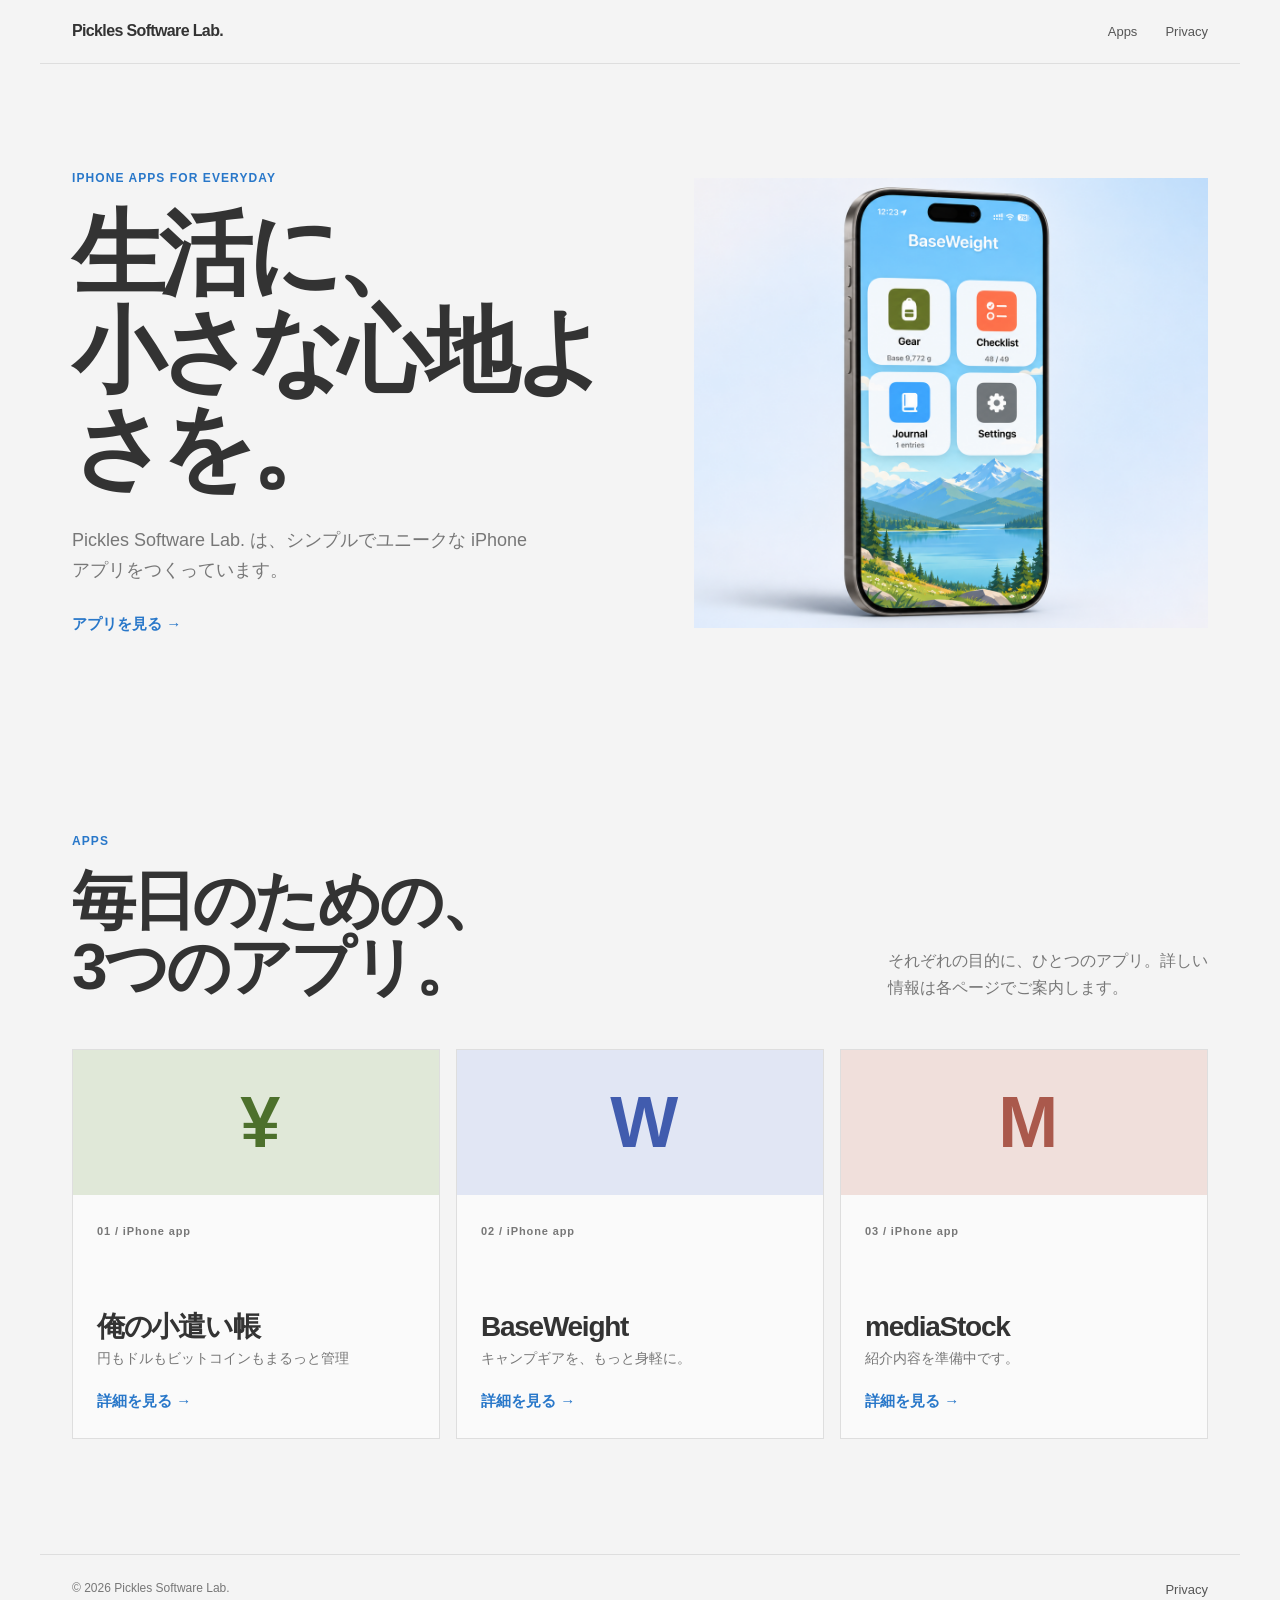
<file: index.html>
<!doctype html>
<html lang="ja">
<head>
  <meta charset="utf-8">
  <meta name="viewport" content="width=device-width, initial-scale=1">
  <meta name="description" content="Pickles Software Lab. が手がける iPhone アプリの紹介とサポート情報。">
  <meta name="theme-color" content="#ffffff">
  <link rel="canonical" href="https://picklessoft.github.io/">
  <link rel="stylesheet" href="assets/css/styles.css">
  <script src="assets/js/site.js" defer></script>
  <title>Pickles Software Lab. — iPhone apps</title>
</head>
<body>
  <a class="skip-link" href="#main">本文へ移動</a>
  <header class="site-header"><a class="wordmark" href="./">Pickles Software Lab.</a><button class="menu-button" type="button" aria-expanded="false" aria-controls="site-nav"><span class="sr-only">メニューを開く</span><span></span><span></span></button><nav id="site-nav" class="site-nav"><a href="#apps">Apps</a><a href="privacy/">Privacy</a></nav></header>
  <main id="main">
    <section class="hero" aria-labelledby="hero-title">
      <div><p class="eyebrow">iPhone apps for everyday</p><h1 id="hero-title">生活に、<br>小さな心地よさを。</h1><p class="hero-copy">Pickles Software Lab. は、シンプルでユニークな iPhone アプリをつくっています。</p><a class="text-link" href="#apps">アプリを見る <span aria-hidden="true">→</span></a></div>
      <figure class="hero-visual"><img src="assets/images/baseweight-hero.png" alt="BaseWeight の画面を表示した iPhone 15 Pro のモックアップ"></figure>
    </section>
    <section id="apps" class="apps-section" aria-labelledby="apps-title"><div class="section-heading"><div><p class="eyebrow">Apps</p><h2 id="apps-title">毎日のための、<br>3つのアプリ。</h2></div><p>それぞれの目的に、ひとつのアプリ。詳しい情報は各ページでご案内します。</p></div><div class="app-grid"><article class="app-card"><div class="card-art"><span>¥</span></div><div class="app-card__number">01 / iPhone app</div><h3>俺の小遣い帳</h3><p>円もドルもビットコインもまるっと管理</p><a class="card-link" href="apps/picbs/">詳細を見る →</a></article><article class="app-card"><div class="card-art"><span>W</span></div><div class="app-card__number">02 / iPhone app</div><h3>BaseWeight</h3><p>キャンプギアを、もっと身軽に。</p><a class="card-link" href="apps/baseweight/">詳細を見る →</a></article><article class="app-card"><div class="card-art"><span>M</span></div><div class="app-card__number">03 / iPhone app</div><h3>mediaStock</h3><p>紹介内容を準備中です。</p><a class="card-link" href="apps/mediastock/">詳細を見る →</a></article></div></section>
  </main>
  <footer class="site-footer"><span>© <span id="year">2026</span> Pickles Software Lab.</span><a href="privacy/">Privacy</a></footer>
</body>
</html>
</file>
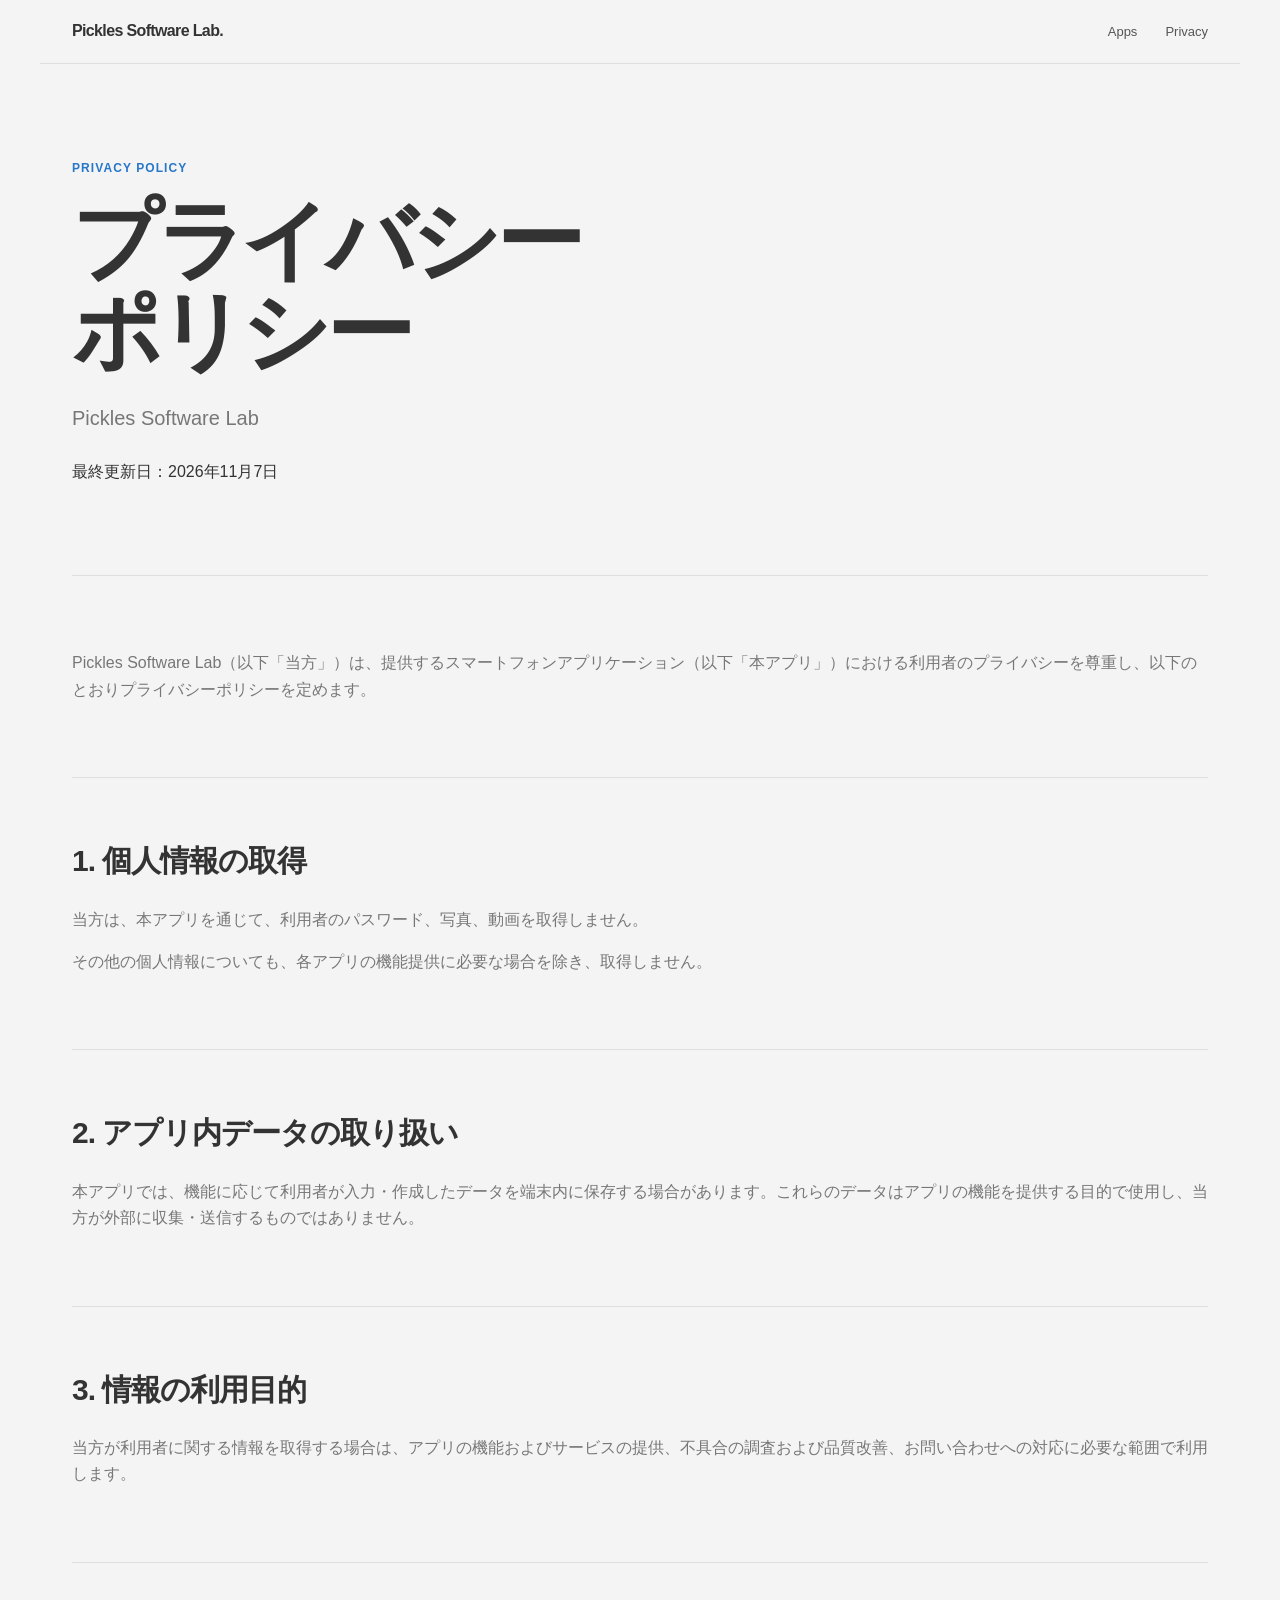
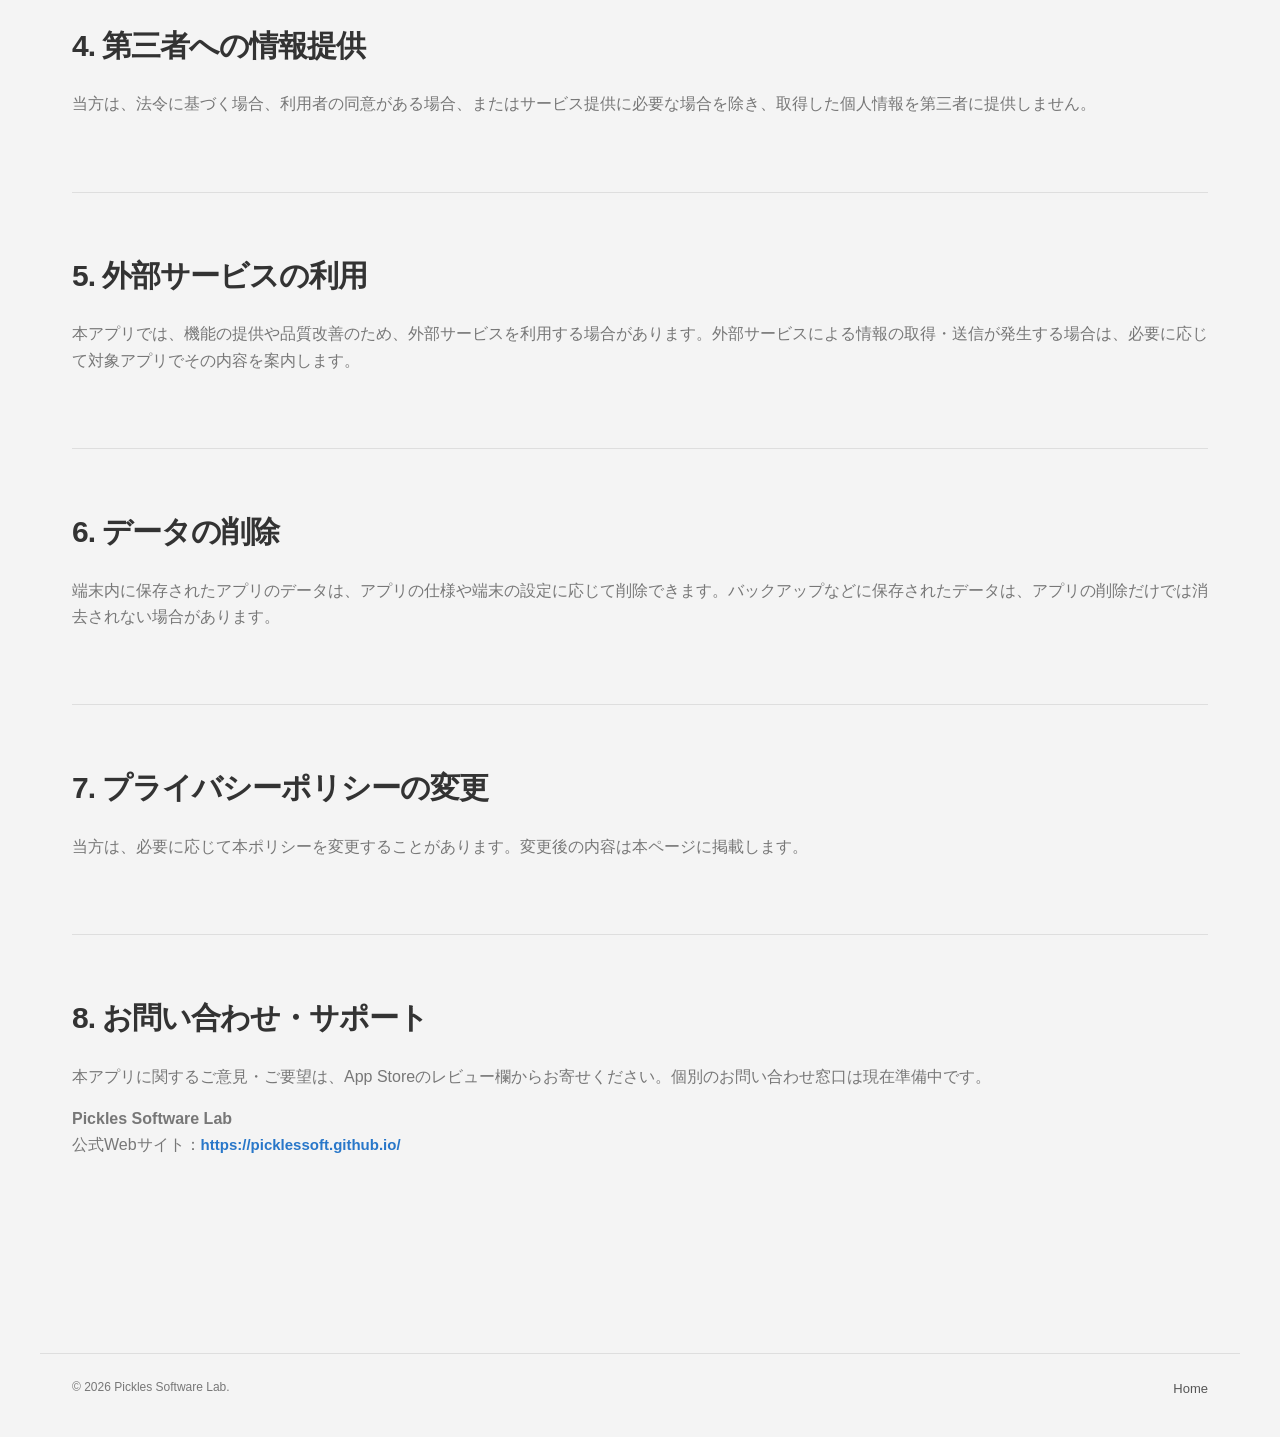
<file: privacy/index.html>
<!doctype html><html lang="ja"><head><meta charset="utf-8"><meta name="viewport" content="width=device-width,initial-scale=1"><meta name="description" content="Pickles Software Lab のプライバシーポリシー。"><link rel="stylesheet" href="../assets/css/styles.css"><script src="../assets/js/site.js" defer></script><title>プライバシーポリシー — Pickles Software Lab.</title></head><body><a class="skip-link" href="#main">本文へ移動</a><header class="site-header"><a class="wordmark" href="../">Pickles Software Lab.</a><button class="menu-button" type="button" aria-expanded="false" aria-controls="site-nav"><span class="sr-only">メニューを開く</span><span></span><span></span></button><nav id="site-nav" class="site-nav"><a href="../#apps">Apps</a><a href="./">Privacy</a></nav></header><main id="main" class="page-main"><section class="app-hero"><p class="eyebrow">Privacy policy</p><h1>プライバシー<br>ポリシー</h1><p class="app-summary">Pickles Software Lab</p><p>最終更新日：2026年11月7日</p></section><section class="page-section"><p>Pickles Software Lab（以下「当方」）は、提供するスマートフォンアプリケーション（以下「本アプリ」）における利用者のプライバシーを尊重し、以下のとおりプライバシーポリシーを定めます。</p></section><section class="page-section"><h2>1. 個人情報の取得</h2><p>当方は、本アプリを通じて、利用者のパスワード、写真、動画を取得しません。</p><p>その他の個人情報についても、各アプリの機能提供に必要な場合を除き、取得しません。</p></section><section class="page-section"><h2>2. アプリ内データの取り扱い</h2><p>本アプリでは、機能に応じて利用者が入力・作成したデータを端末内に保存する場合があります。これらのデータはアプリの機能を提供する目的で使用し、当方が外部に収集・送信するものではありません。</p></section><section class="page-section"><h2>3. 情報の利用目的</h2><p>当方が利用者に関する情報を取得する場合は、アプリの機能およびサービスの提供、不具合の調査および品質改善、お問い合わせへの対応に必要な範囲で利用します。</p></section><section class="page-section"><h2>4. 第三者への情報提供</h2><p>当方は、法令に基づく場合、利用者の同意がある場合、またはサービス提供に必要な場合を除き、取得した個人情報を第三者に提供しません。</p></section><section class="page-section"><h2>5. 外部サービスの利用</h2><p>本アプリでは、機能の提供や品質改善のため、外部サービスを利用する場合があります。外部サービスによる情報の取得・送信が発生する場合は、必要に応じて対象アプリでその内容を案内します。</p></section><section class="page-section"><h2>6. データの削除</h2><p>端末内に保存されたアプリのデータは、アプリの仕様や端末の設定に応じて削除できます。バックアップなどに保存されたデータは、アプリの削除だけでは消去されない場合があります。</p></section><section class="page-section"><h2>7. プライバシーポリシーの変更</h2><p>当方は、必要に応じて本ポリシーを変更することがあります。変更後の内容は本ページに掲載します。</p></section><section class="page-section"><h2>8. お問い合わせ・サポート</h2><p>本アプリに関するご意見・ご要望は、App Storeのレビュー欄からお寄せください。個別のお問い合わせ窓口は現在準備中です。</p><p><strong>Pickles Software Lab</strong><br>公式Webサイト：<a class="text-link" href="https://picklessoft.github.io/">https://picklessoft.github.io/</a></p></section></main><footer class="site-footer"><span>© <span id="year">2026</span> Pickles Software Lab.</span><a href="../">Home</a></footer></body></html>
</file>
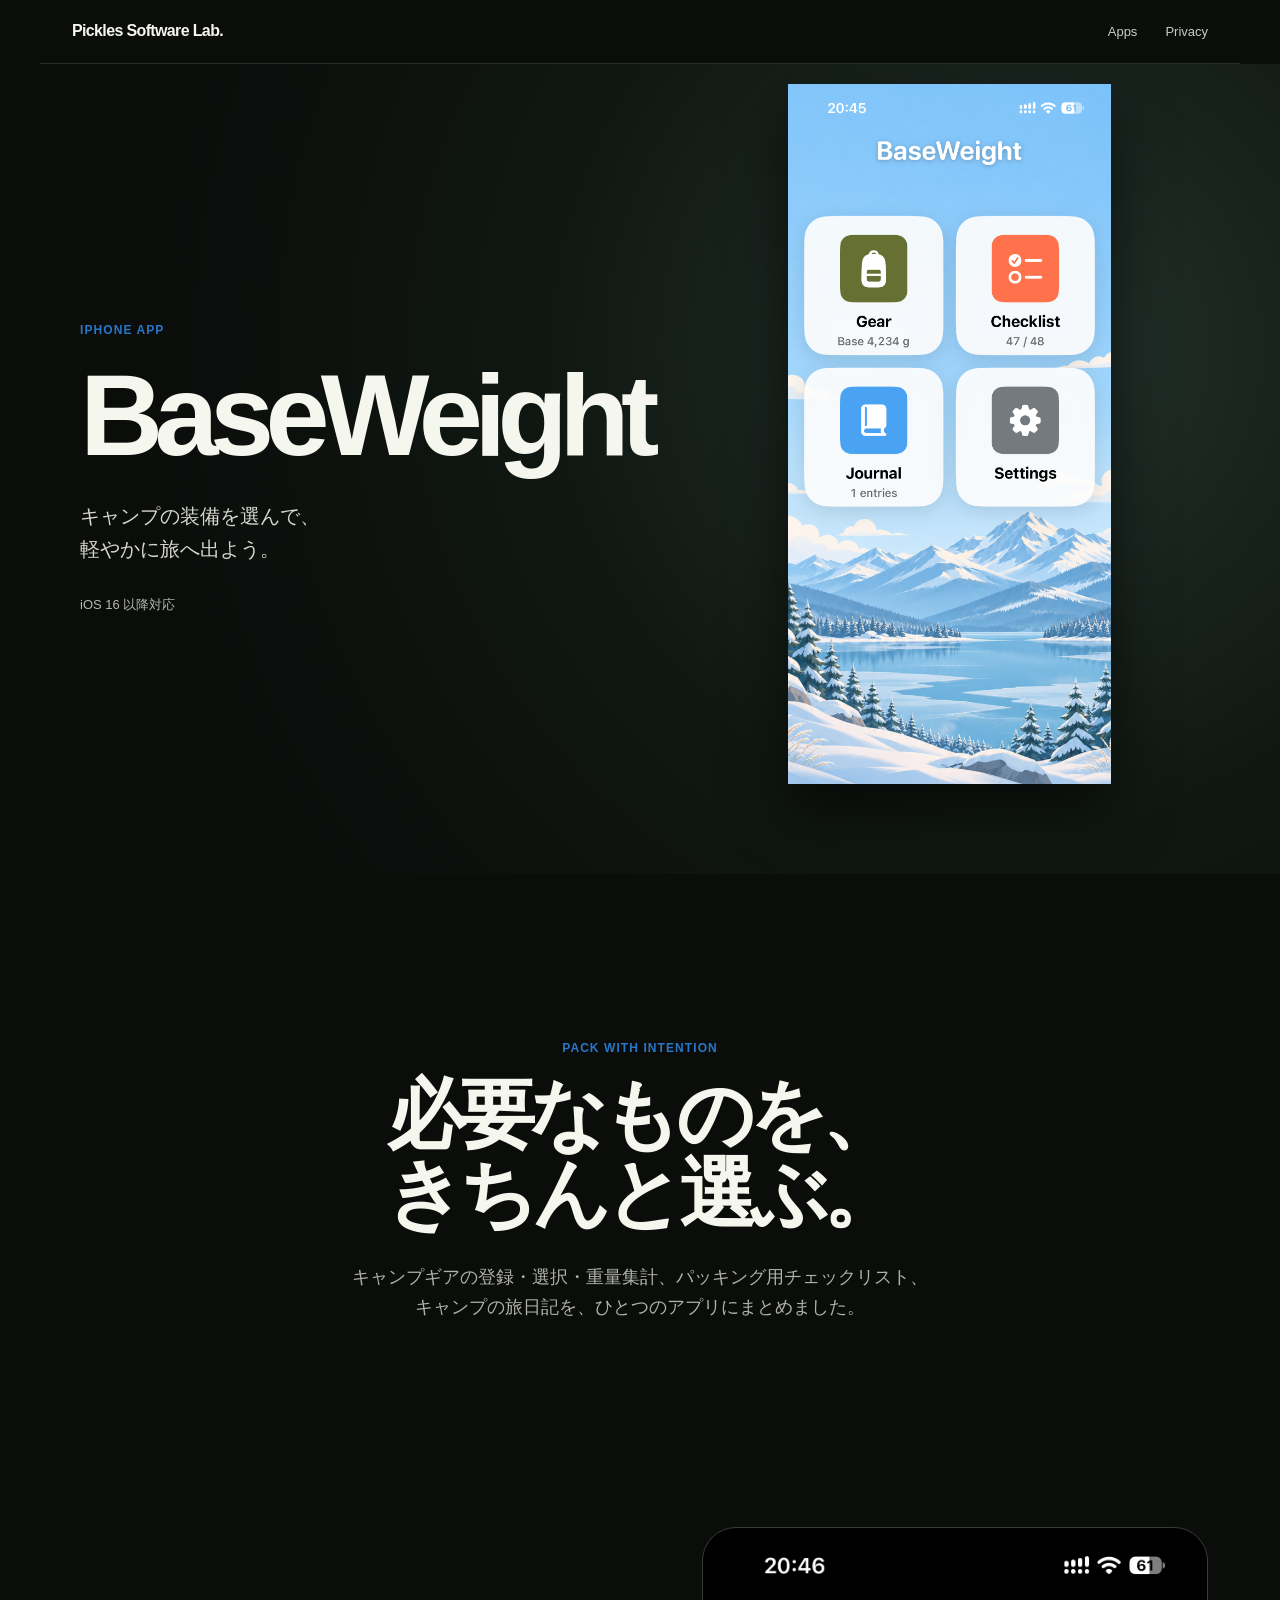
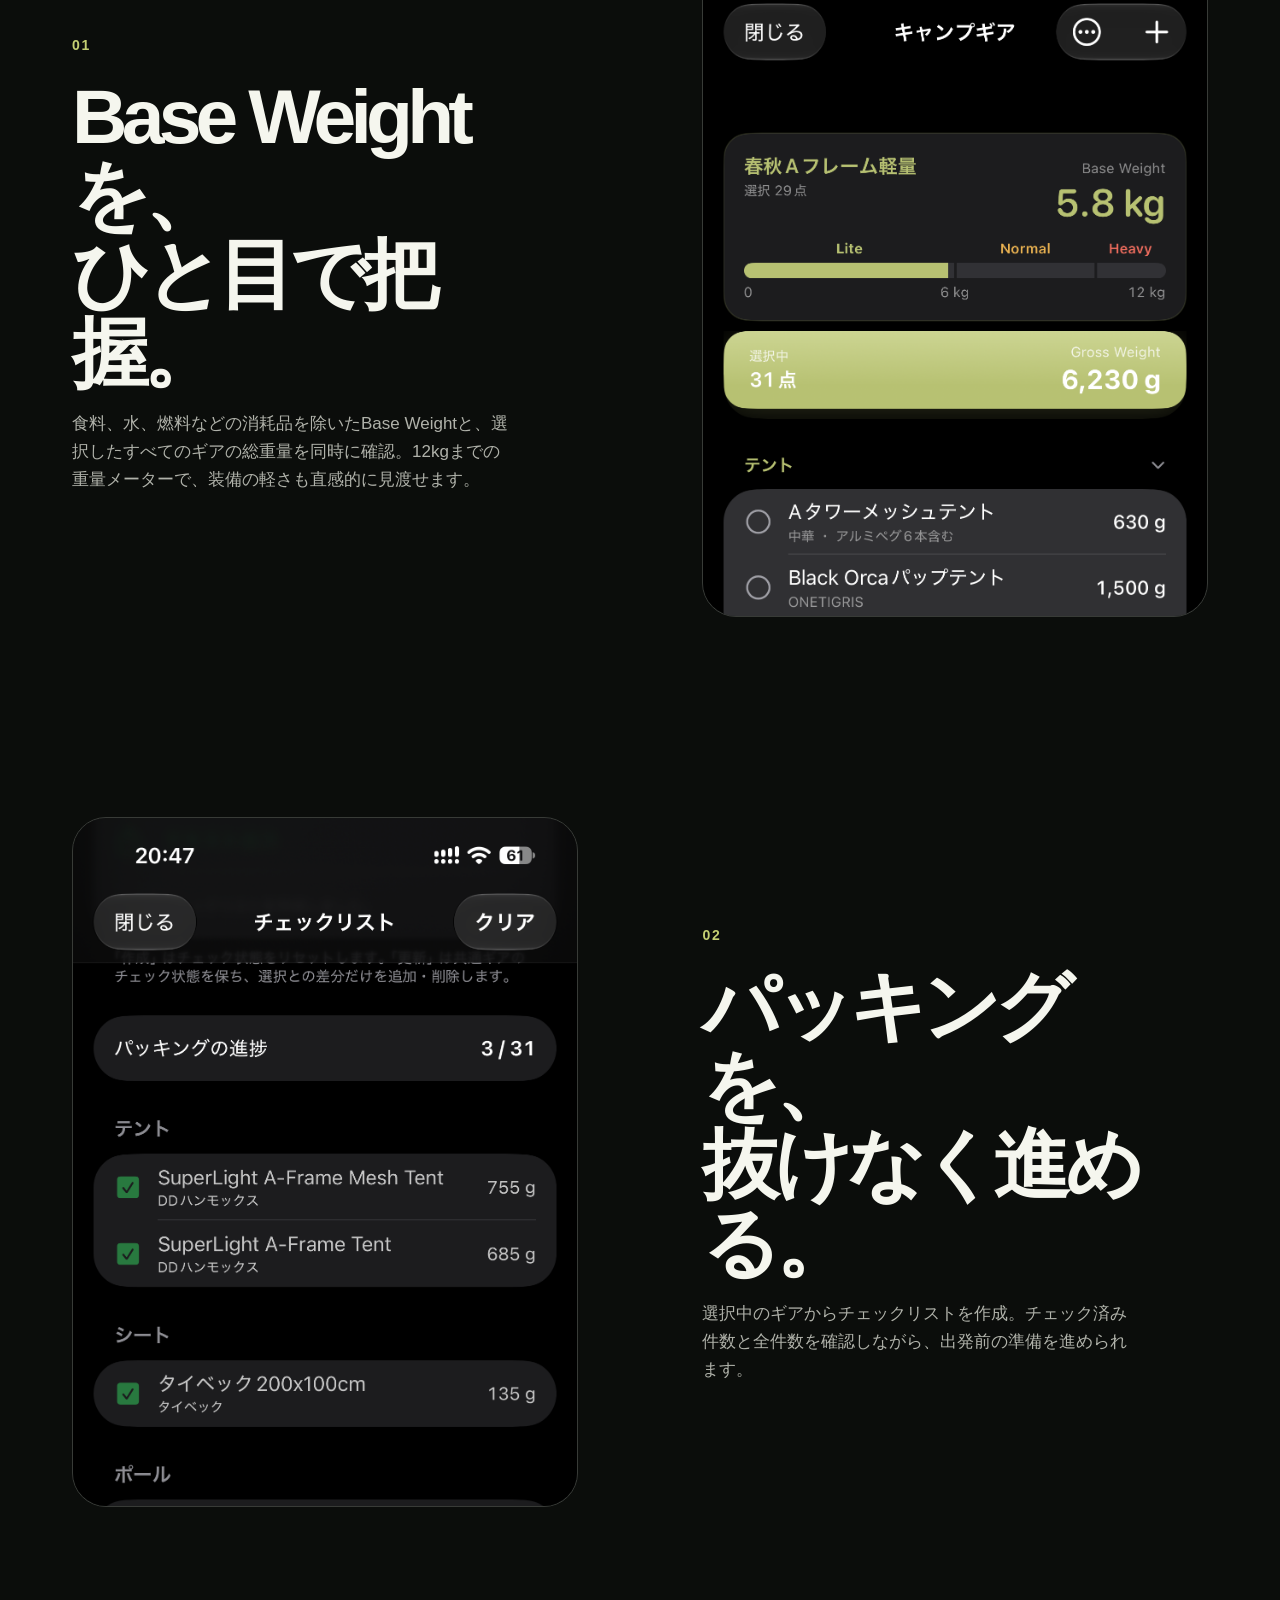
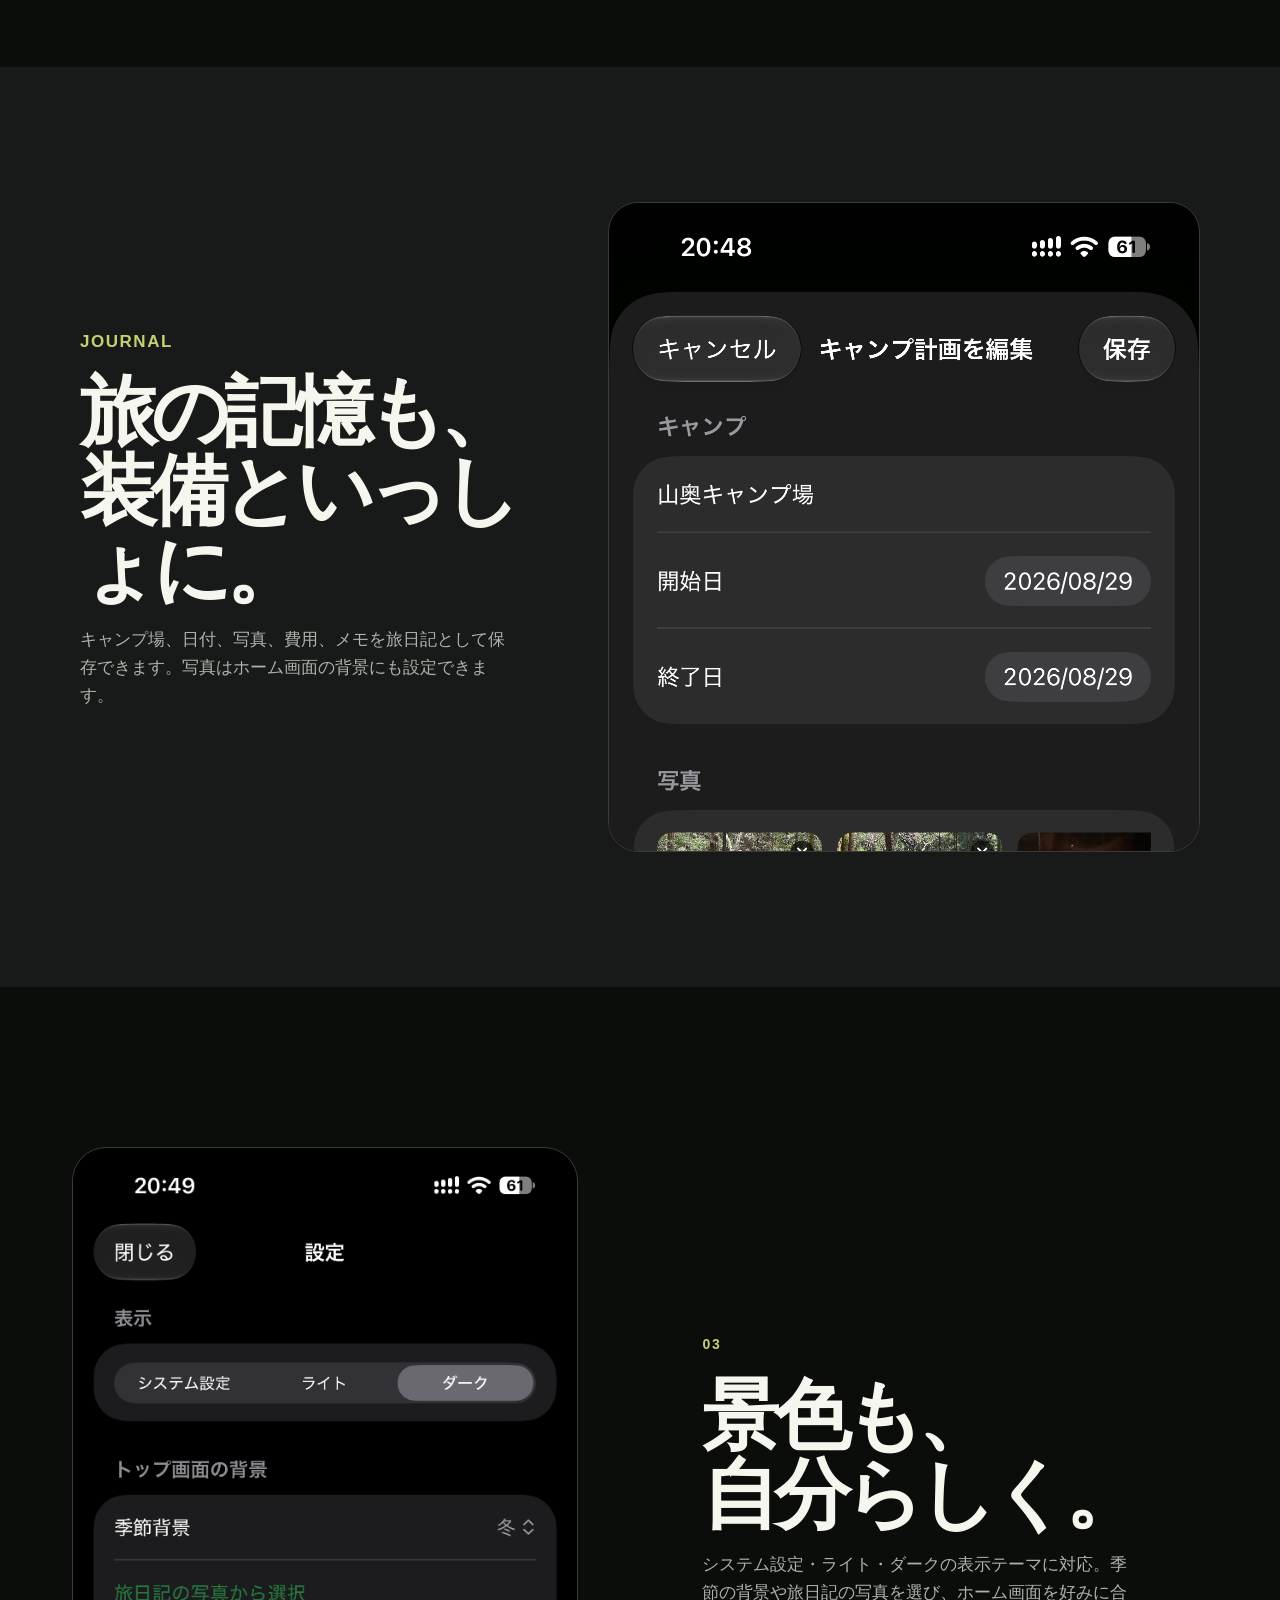
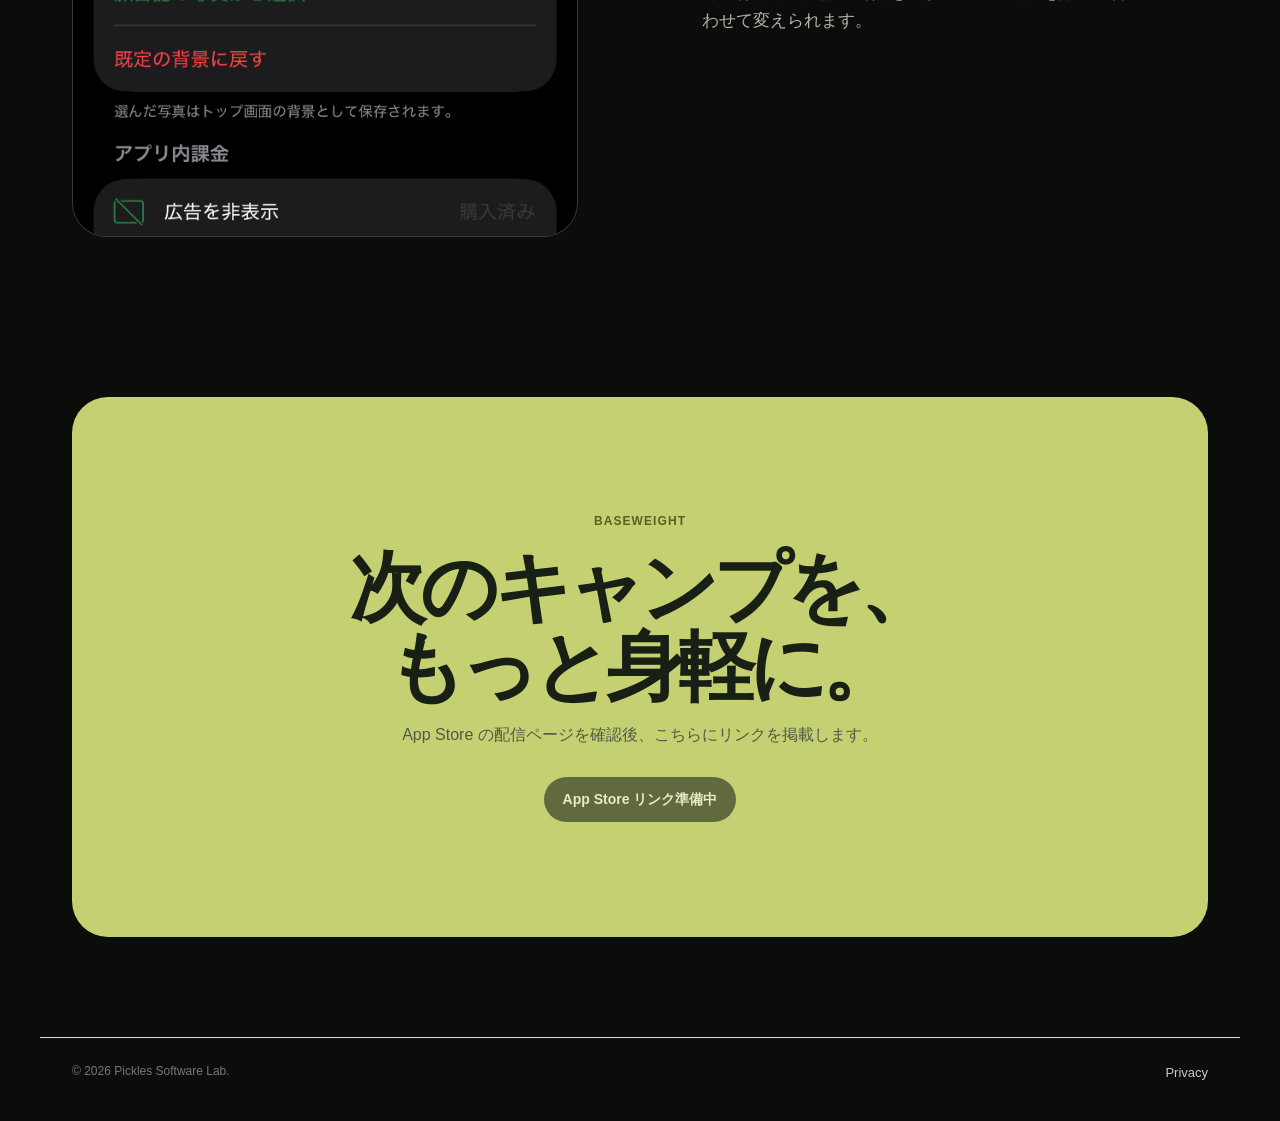
<file: apps/baseweight/index.html>
<!doctype html><html lang="ja"><head><meta charset="utf-8"><meta name="viewport" content="width=device-width,initial-scale=1"><meta name="description" content="BaseWeight — キャンプギア、重量、チェックリスト、旅日記をまとめて管理するiPhoneアプリ。"><meta name="theme-color" content="#0b0d0b"><link rel="stylesheet" href="../../assets/css/styles.css"><link rel="stylesheet" href="../../assets/css/baseweight.css"><script src="../../assets/js/site.js" defer></script><title>BaseWeight — Pickles Software Lab.</title></head><body class="baseweight-page"><a class="skip-link" href="#main">本文へ移動</a><header class="site-header"><a class="wordmark" href="../../">Pickles Software Lab.</a><button class="menu-button" type="button" aria-expanded="false" aria-controls="site-nav"><span class="sr-only">メニューを開く</span><span></span><span></span></button><nav id="site-nav" class="site-nav"><a href="../../#apps">Apps</a><a href="../../privacy/">Privacy</a></nav></header><main id="main"><section class="bw-hero"><div class="bw-hero__copy"><p class="eyebrow">iPhone app</p><h1>BaseWeight</h1><p>キャンプの装備を選んで、<br>軽やかに旅へ出よう。</p><span>iOS 16 以降対応</span></div><div class="bw-hero__screen"><img src="../../assets/images/baseweight/IMG_5313.PNG" alt="BaseWeightのホーム画面"></div></section><section class="bw-intro"><p class="eyebrow">Pack with intention</p><h2>必要なものを、<br>きちんと選ぶ。</h2><p>キャンプギアの登録・選択・重量集計、パッキング用チェックリスト、キャンプの旅日記を、ひとつのアプリにまとめました。</p></section><section class="bw-feature"><div class="bw-feature__copy"><span class="bw-num">01</span><h2>Base Weightを、<br>ひと目で把握。</h2><p>食料、水、燃料などの消耗品を除いたBase Weightと、選択したすべてのギアの総重量を同時に確認。12kgまでの重量メーターで、装備の軽さも直感的に見渡せます。</p></div><div class="bw-feature__image"><img src="../../assets/images/baseweight/IMG_5314.PNG" alt="キャンプギアの選択とBase Weightを表示する画面"></div></section><section class="bw-feature bw-feature--reverse"><div class="bw-feature__image"><img src="../../assets/images/baseweight/IMG_5315.PNG" alt="パッキング用チェックリスト画面"></div><div class="bw-feature__copy"><span class="bw-num">02</span><h2>パッキングを、<br>抜けなく進める。</h2><p>選択中のギアからチェックリストを作成。チェック済み件数と全件数を確認しながら、出発前の準備を進められます。</p></div></section><section class="bw-journal"><div><p class="eyebrow">Journal</p><h2>旅の記憶も、<br>装備といっしょに。</h2><p>キャンプ場、日付、写真、費用、メモを旅日記として保存できます。写真はホーム画面の背景にも設定できます。</p></div><div class="bw-journal__image"><img src="../../assets/images/baseweight/IMG_5316.PNG" alt="キャンプの旅日記を編集する画面"></div></section><section class="bw-feature bw-feature--settings"><div class="bw-feature__image"><img src="../../assets/images/baseweight/IMG_5317.PNG" alt="テーマと背景を設定する画面"></div><div class="bw-feature__copy"><span class="bw-num">03</span><h2>景色も、<br>自分らしく。</h2><p>システム設定・ライト・ダークの表示テーマに対応。季節の背景や旅日記の写真を選び、ホーム画面を好みに合わせて変えられます。</p></div></section><section class="bw-cta"><p class="eyebrow">BaseWeight</p><h2>次のキャンプを、<br>もっと身軽に。</h2><p>App Store の配信ページを確認後、こちらにリンクを掲載します。</p><span class="button store-button" aria-disabled="true">App Store リンク準備中</span></section></main><footer class="site-footer"><span>© <span id="year">2026</span> Pickles Software Lab.</span><a href="../../privacy/baseweight.html">Privacy</a></footer></body></html>
</file>
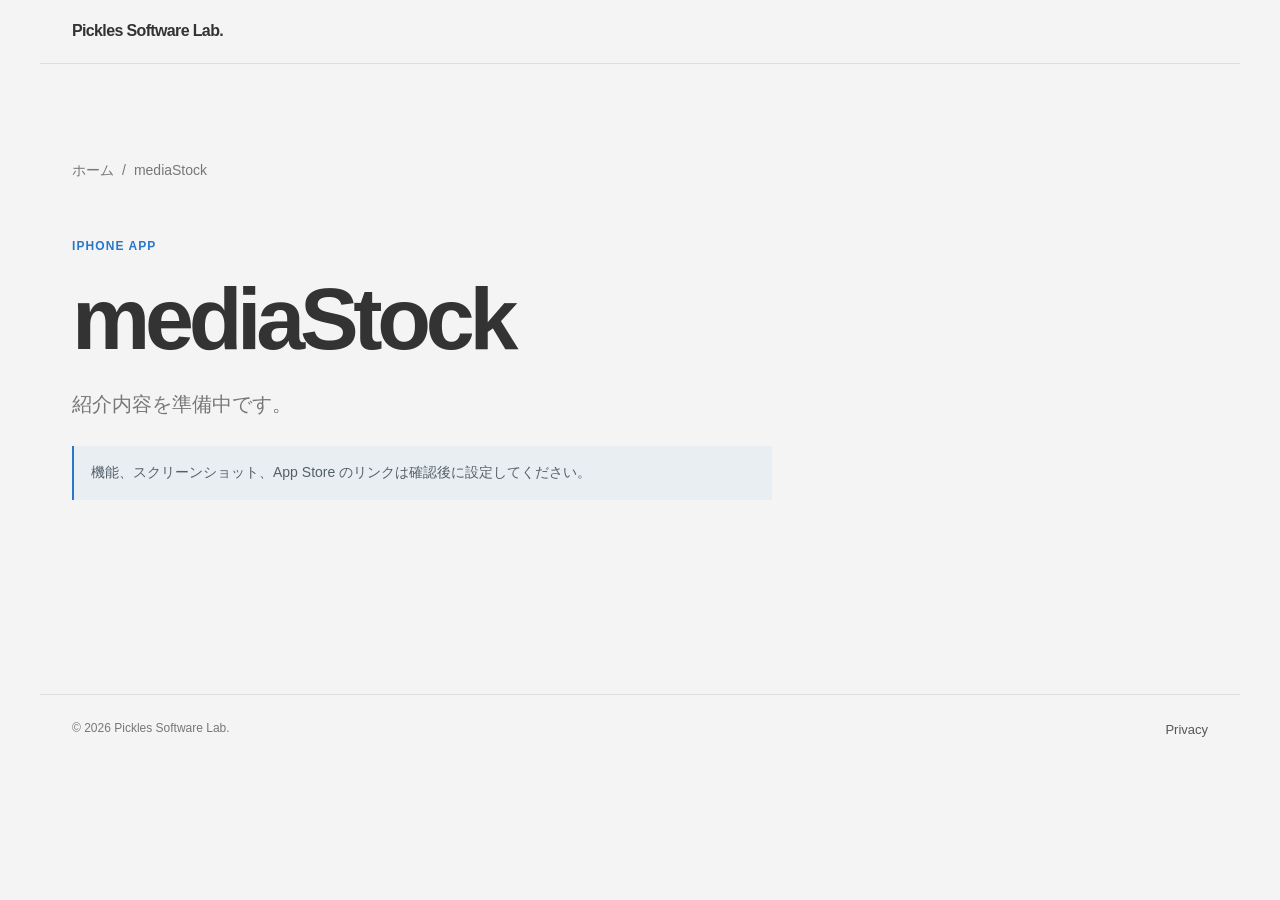
<file: apps/mediastock/index.html>
<!doctype html><html lang="ja"><head><meta charset="utf-8"><meta name="viewport" content="width=device-width,initial-scale=1"><meta name="robots" content="noindex"><link rel="stylesheet" href="../../assets/css/styles.css"><title>mediaStock — Pickles Software Lab.</title></head><body><header class="site-header"><a class="wordmark" href="../../">Pickles Software Lab.</a></header><main class="page-main"><nav class="breadcrumbs"><a href="../../">ホーム</a><span>/</span><span>mediaStock</span></nav><section class="app-hero"><p class="eyebrow">iPhone app</p><h1>mediaStock</h1><p class="app-summary">紹介内容を準備中です。</p><p class="placeholder-notice">機能、スクリーンショット、App Store のリンクは確認後に設定してください。</p></section></main><footer class="site-footer"><span>© 2026 Pickles Software Lab.</span><a href="../../privacy/mediastock.html">Privacy</a></footer></body></html>
</file>
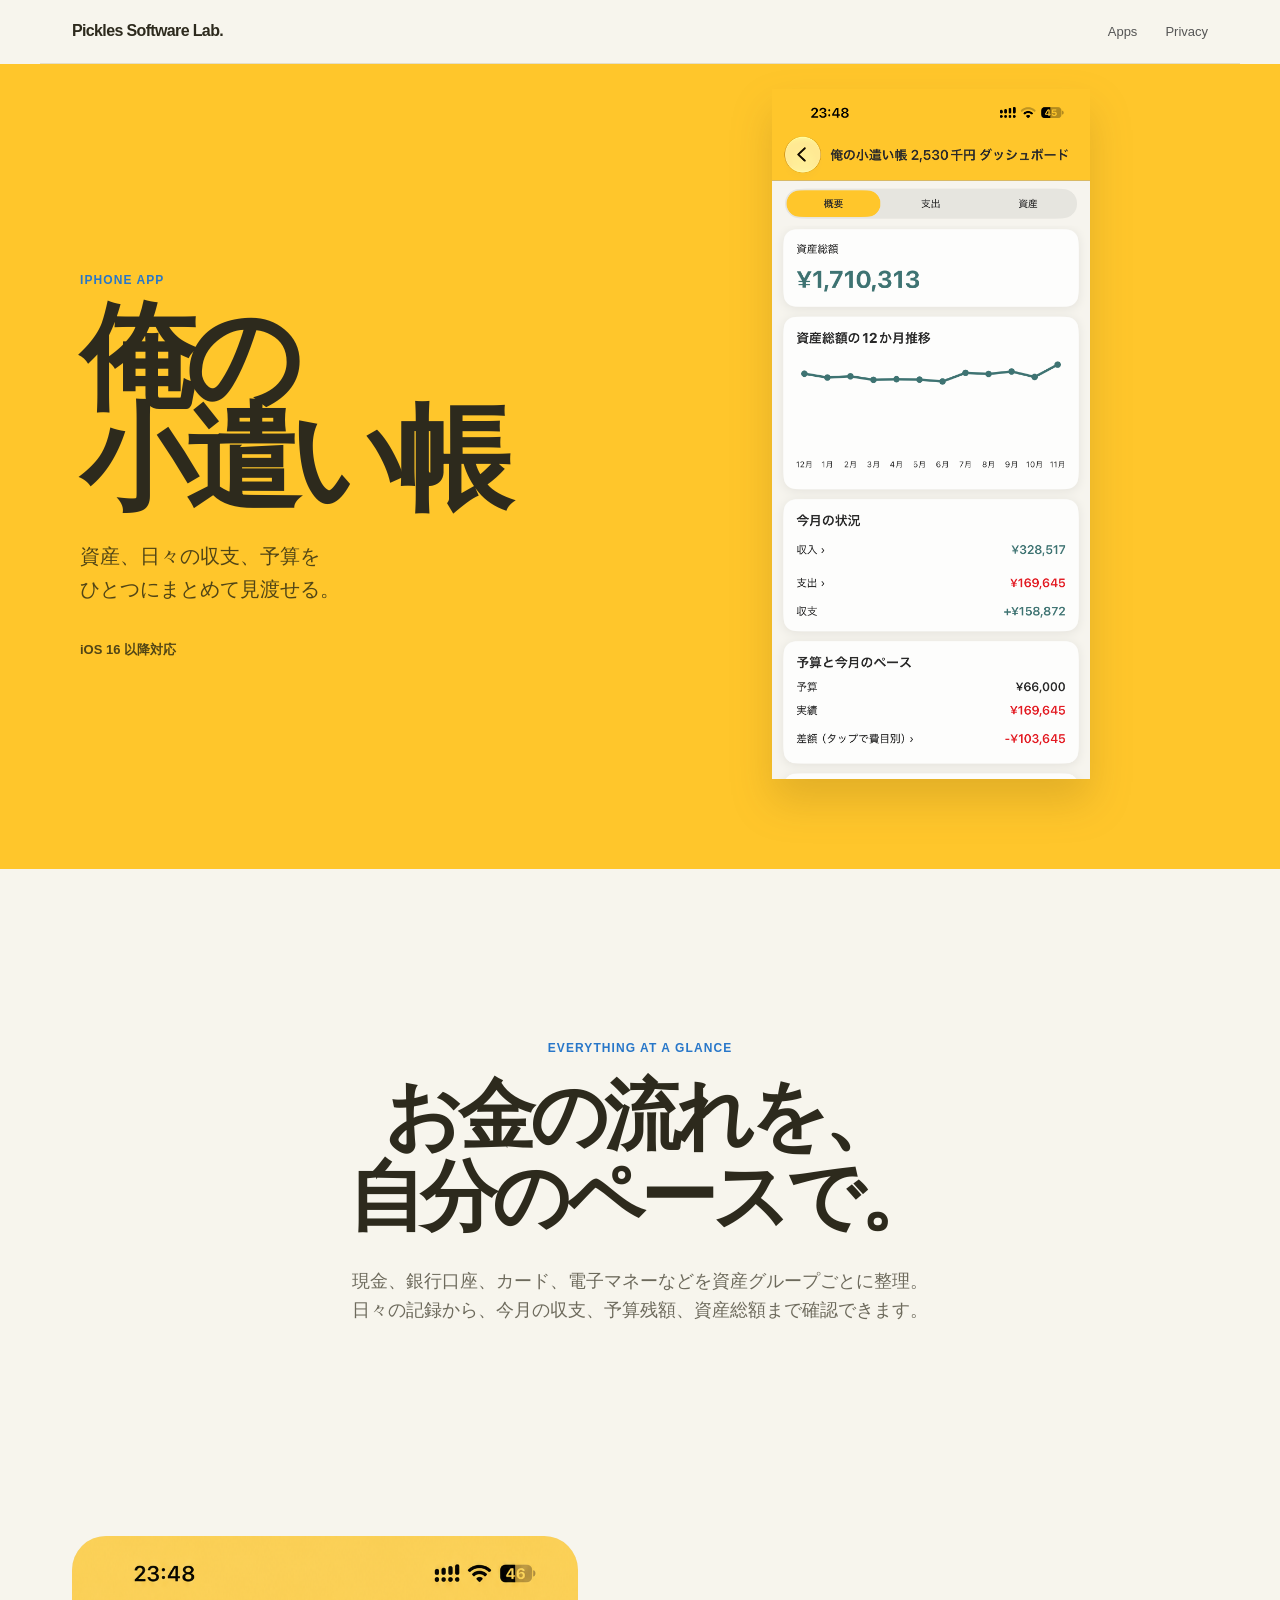
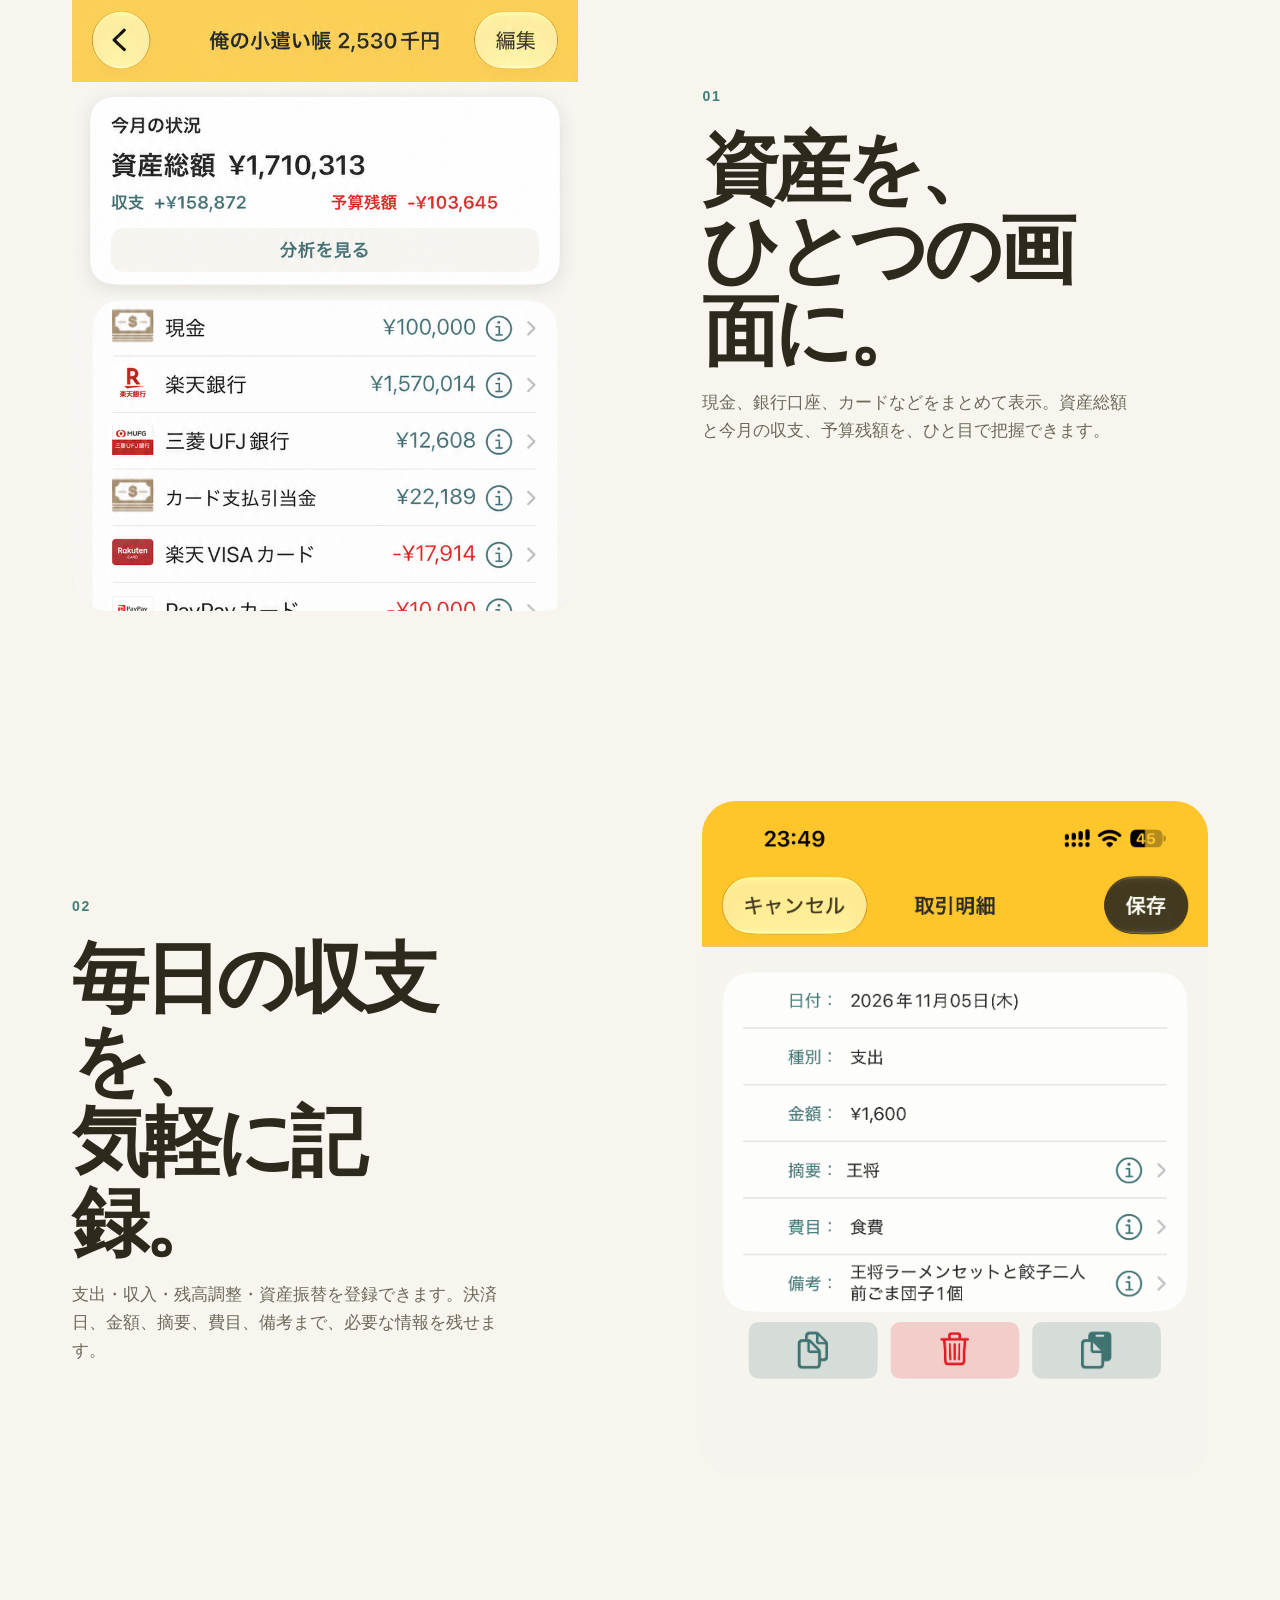
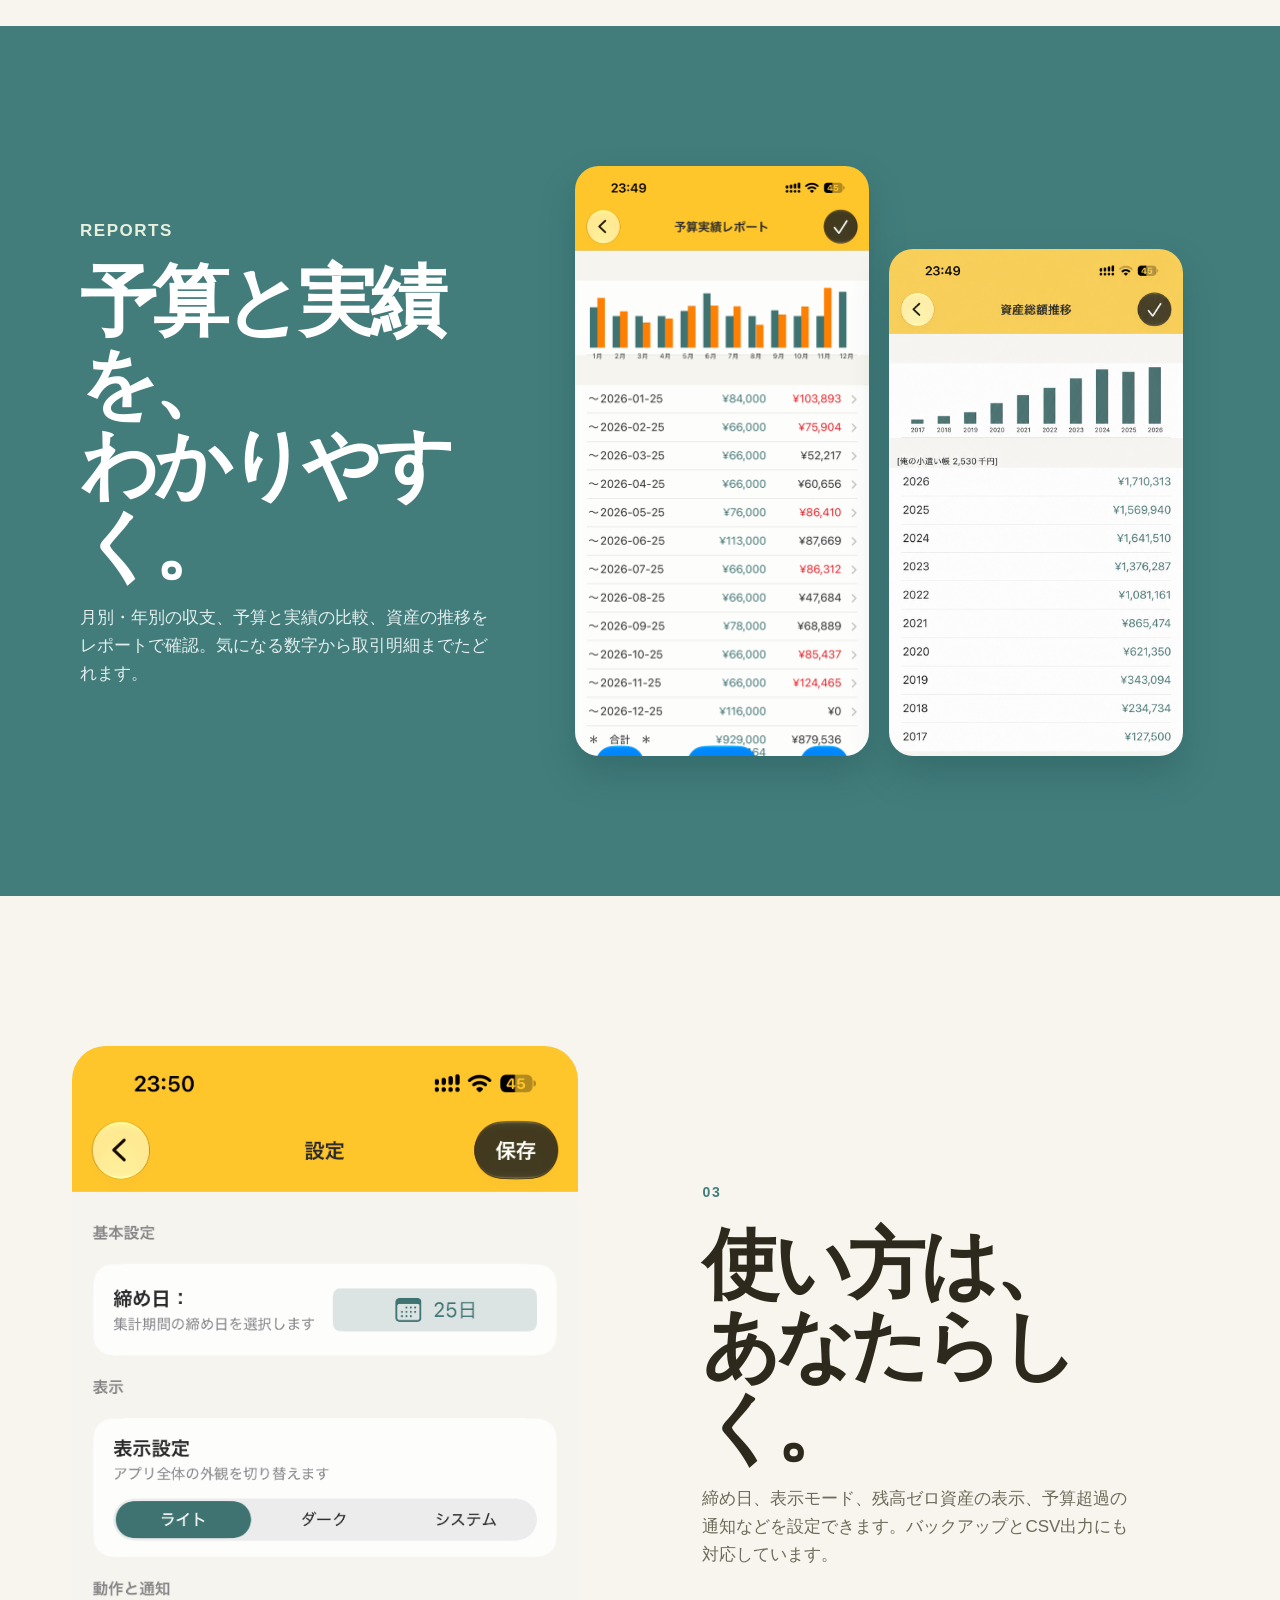
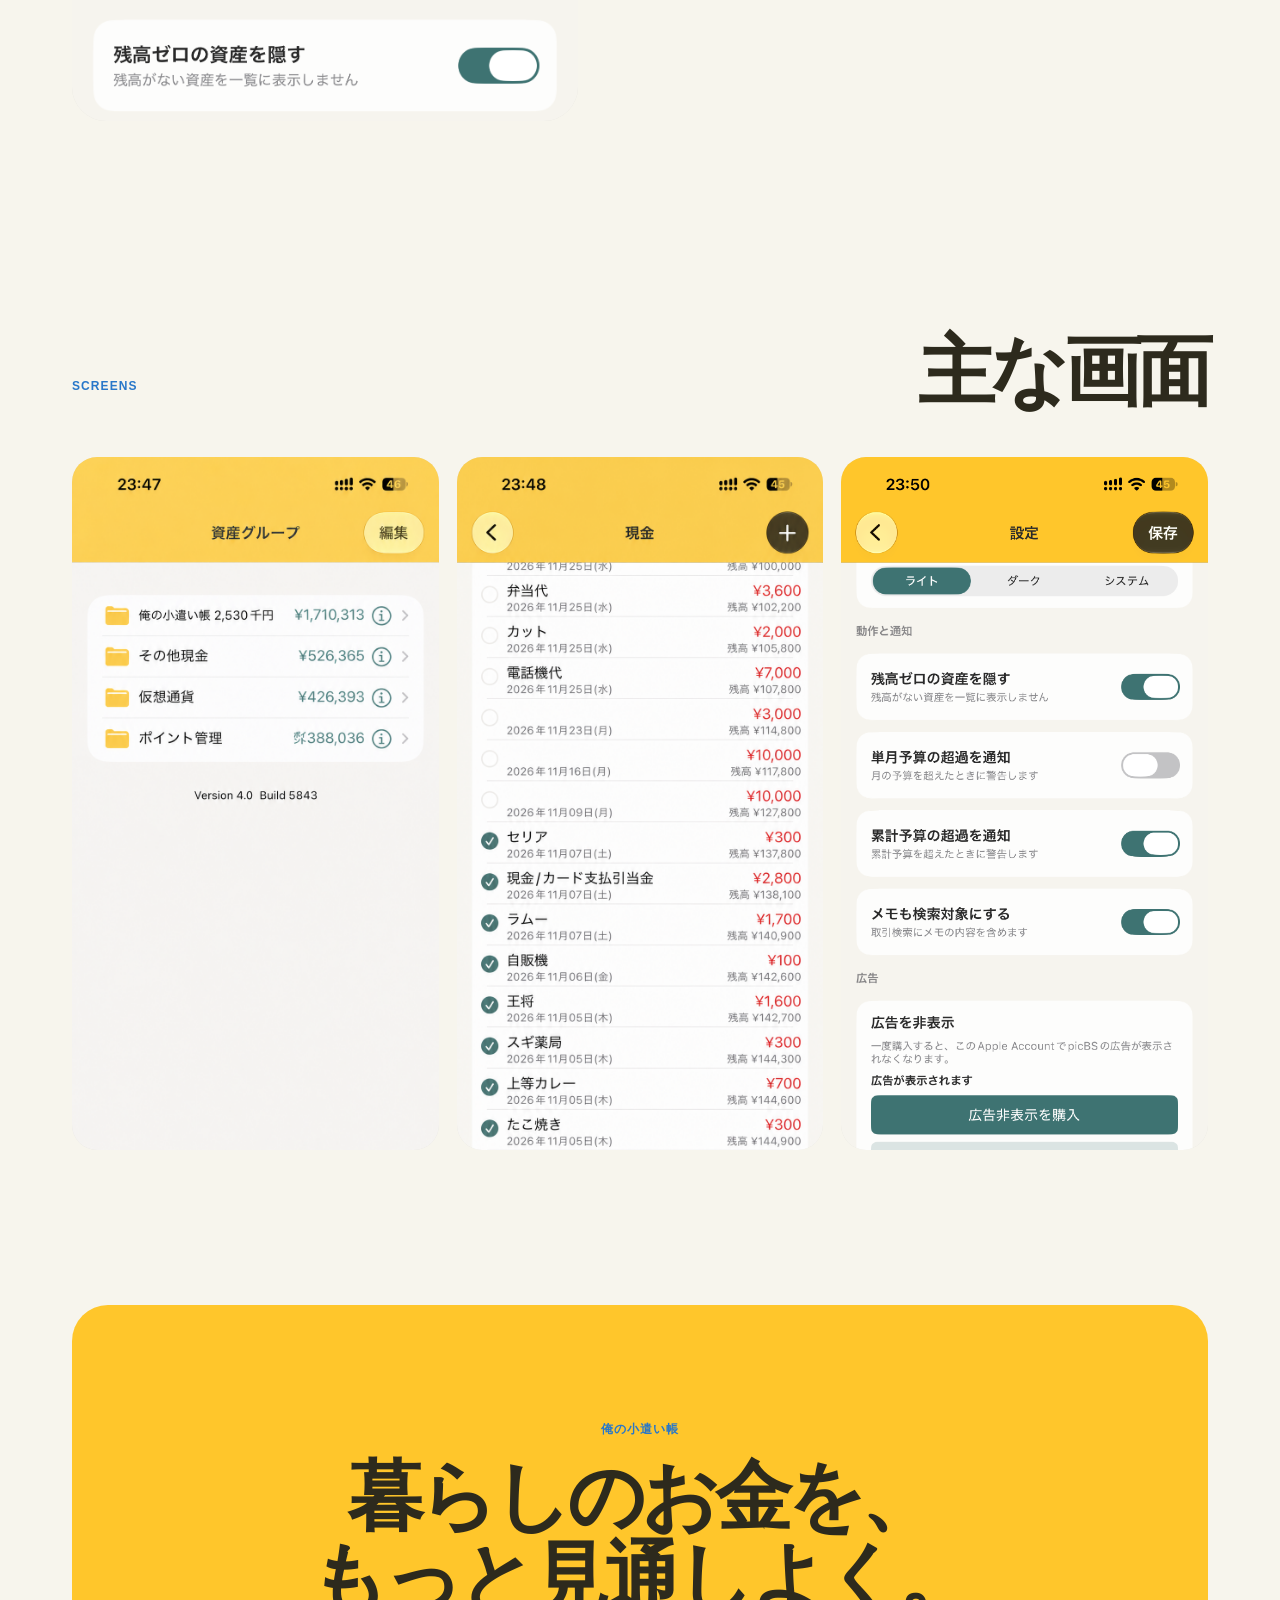
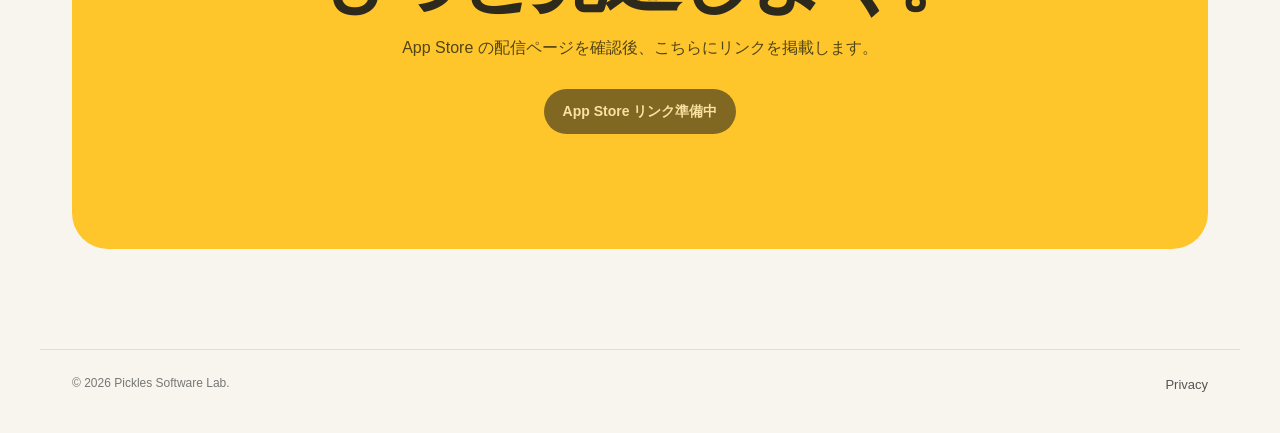
<file: apps/picbs/index.html>
<!doctype html><html lang="ja"><head><meta charset="utf-8"><meta name="viewport" content="width=device-width,initial-scale=1"><meta name="description" content="俺の小遣い帳 — 資産、収支、予算をひとつにまとめるiPhoneアプリ。"><meta name="theme-color" content="#ffc62b"><link rel="stylesheet" href="../../assets/css/styles.css"><link rel="stylesheet" href="../../assets/css/orekakei.css"><script src="../../assets/js/site.js" defer></script><title>俺の小遣い帳 — Pickles Software Lab.</title></head><body class="orekakei-page"><a class="skip-link" href="#main">本文へ移動</a><header class="site-header"><a class="wordmark" href="../../">Pickles Software Lab.</a><button class="menu-button" type="button" aria-expanded="false" aria-controls="site-nav"><span class="sr-only">メニューを開く</span><span></span><span></span></button><nav id="site-nav" class="site-nav"><a href="../../#apps">Apps</a><a href="../../privacy/">Privacy</a></nav></header><main id="main"><section class="ore-hero"><div class="ore-hero__copy"><p class="eyebrow">iPhone app</p><h1>俺の<br>小遣い帳</h1><p>資産、日々の収支、予算を<br>ひとつにまとめて見渡せる。</p><span class="ore-status">iOS 16 以降対応</span></div><div class="ore-hero__screen"><img src="../../assets/images/picbs/IMG_5286.PNG" alt="俺の小遣い帳のダッシュボード画面"></div></section><section class="ore-intro"><p class="eyebrow">Everything at a glance</p><h2>お金の流れを、<br>自分のペースで。</h2><p>現金、銀行口座、カード、電子マネーなどを資産グループごとに整理。日々の記録から、今月の収支、予算残額、資産総額まで確認できます。</p></section><section class="ore-feature"><div class="ore-feature__image"><img src="../../assets/images/picbs/IMG_5285.PNG" alt="資産一覧と今月の状況を表示する画面"></div><div class="ore-feature__copy"><span class="ore-num">01</span><h2>資産を、<br>ひとつの画面に。</h2><p>現金、銀行口座、カードなどをまとめて表示。資産総額と今月の収支、予算残額を、ひと目で把握できます。</p></div></section><section class="ore-feature ore-feature--reverse"><div class="ore-feature__copy"><span class="ore-num">02</span><h2>毎日の収支を、<br>気軽に記録。</h2><p>支出・収入・残高調整・資産振替を登録できます。決済日、金額、摘要、費目、備考まで、必要な情報を残せます。</p></div><div class="ore-feature__image"><img src="../../assets/images/picbs/IMG_5288.PNG" alt="取引明細の編集画面"></div></section><section class="ore-report"><div><p class="eyebrow">Reports</p><h2>予算と実績を、<br>わかりやすく。</h2><p>月別・年別の収支、予算と実績の比較、資産の推移をレポートで確認。気になる数字から取引明細までたどれます。</p></div><div class="ore-report__screens"><img src="../../assets/images/picbs/IMG_5290.PNG" alt="予算実績レポート画面"><img src="../../assets/images/picbs/IMG_5289.PNG" alt="資産総額推移画面"></div></section><section class="ore-feature ore-feature--settings"><div class="ore-feature__image"><img src="../../assets/images/picbs/IMG_5291.PNG" alt="設定画面"></div><div class="ore-feature__copy"><span class="ore-num">03</span><h2>使い方は、<br>あなたらしく。</h2><p>締め日、表示モード、残高ゼロ資産の表示、予算超過の通知などを設定できます。バックアップとCSV出力にも対応しています。</p></div></section><section class="ore-gallery"><div><p class="eyebrow">Screens</p><h2>主な画面</h2></div><div class="ore-gallery__grid"><img src="../../assets/images/picbs/IMG_5284.PNG" alt="資産グループ一覧画面"><img src="../../assets/images/picbs/IMG_5287.PNG" alt="取引一覧画面"><img src="../../assets/images/picbs/IMG_5292.PNG" alt="詳細設定画面"></div></section><section class="ore-cta"><p class="eyebrow">俺の小遣い帳</p><h2>暮らしのお金を、<br>もっと見通しよく。</h2><p>App Store の配信ページを確認後、こちらにリンクを掲載します。</p><span class="button store-button" aria-disabled="true">App Store リンク準備中</span></section></main><footer class="site-footer"><span>© <span id="year">2026</span> Pickles Software Lab.</span><a href="../../privacy/picbs.html">Privacy</a></footer></body></html>
</file>
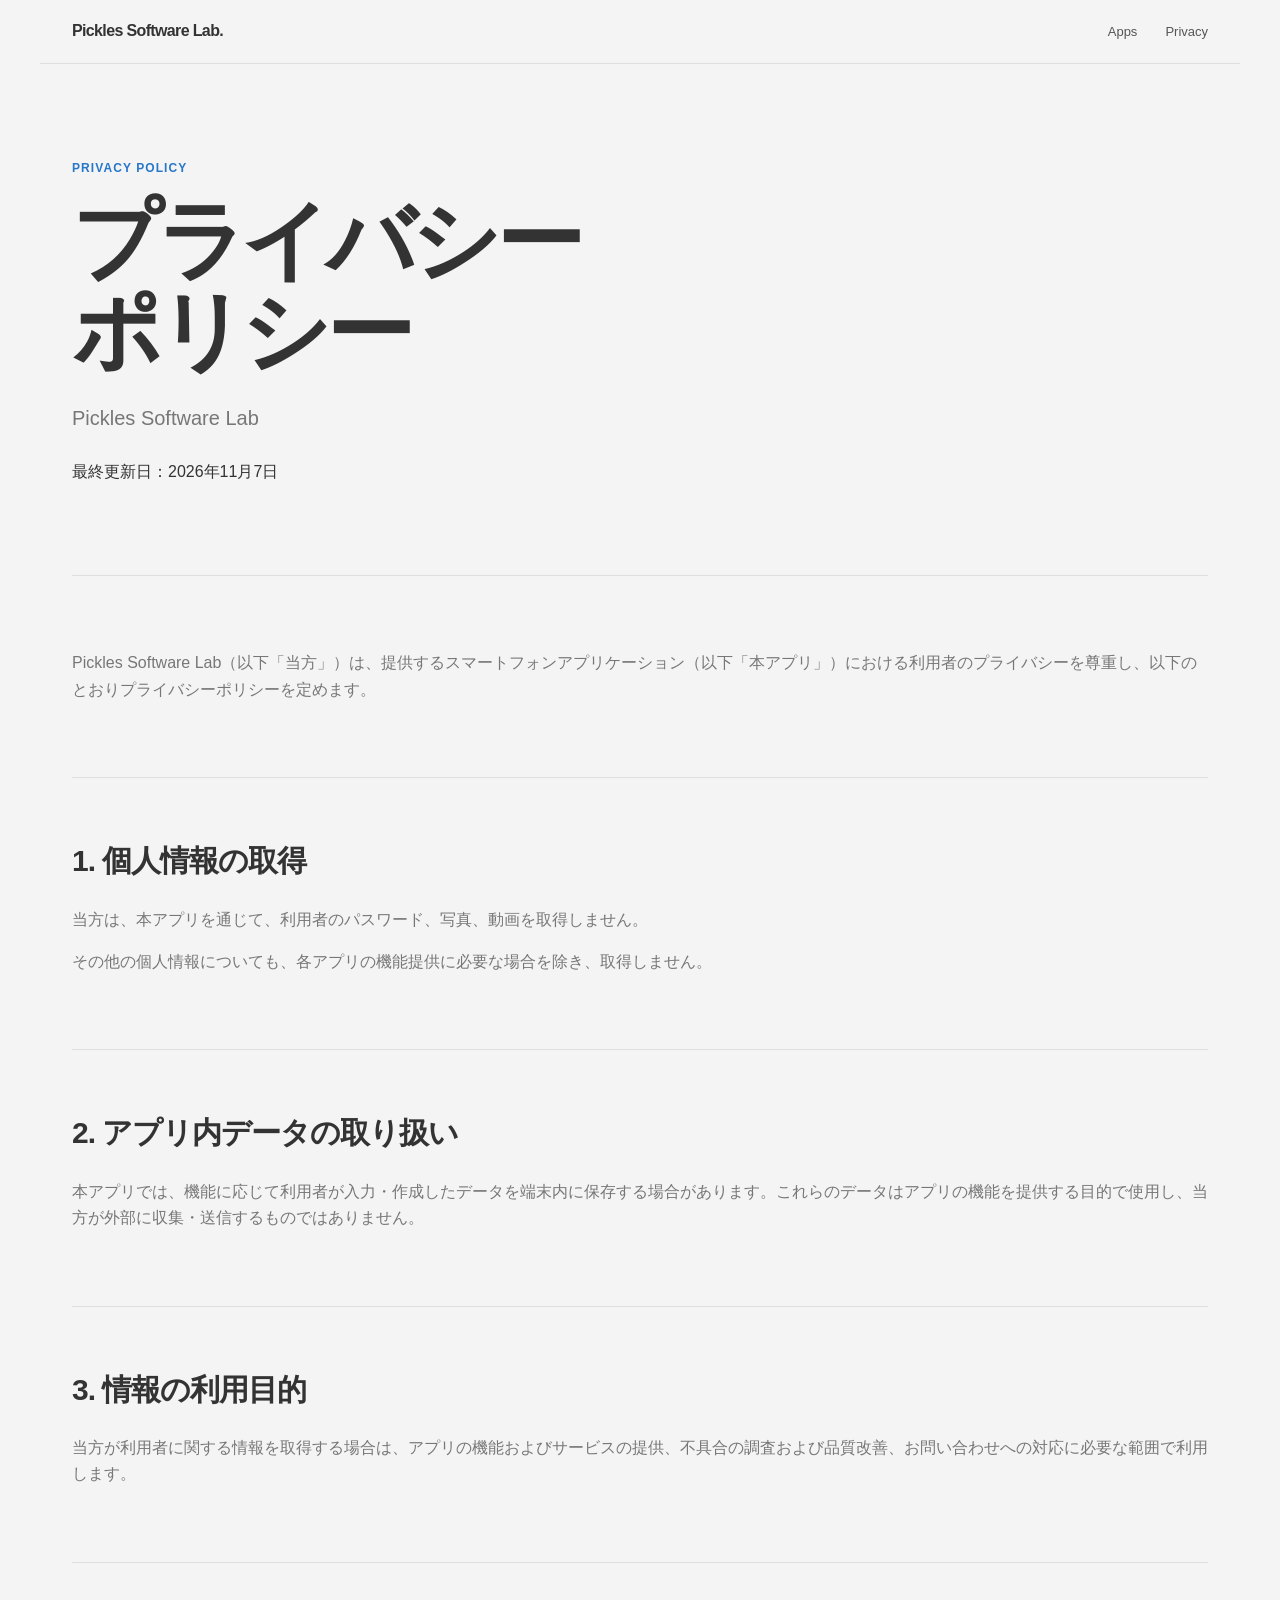
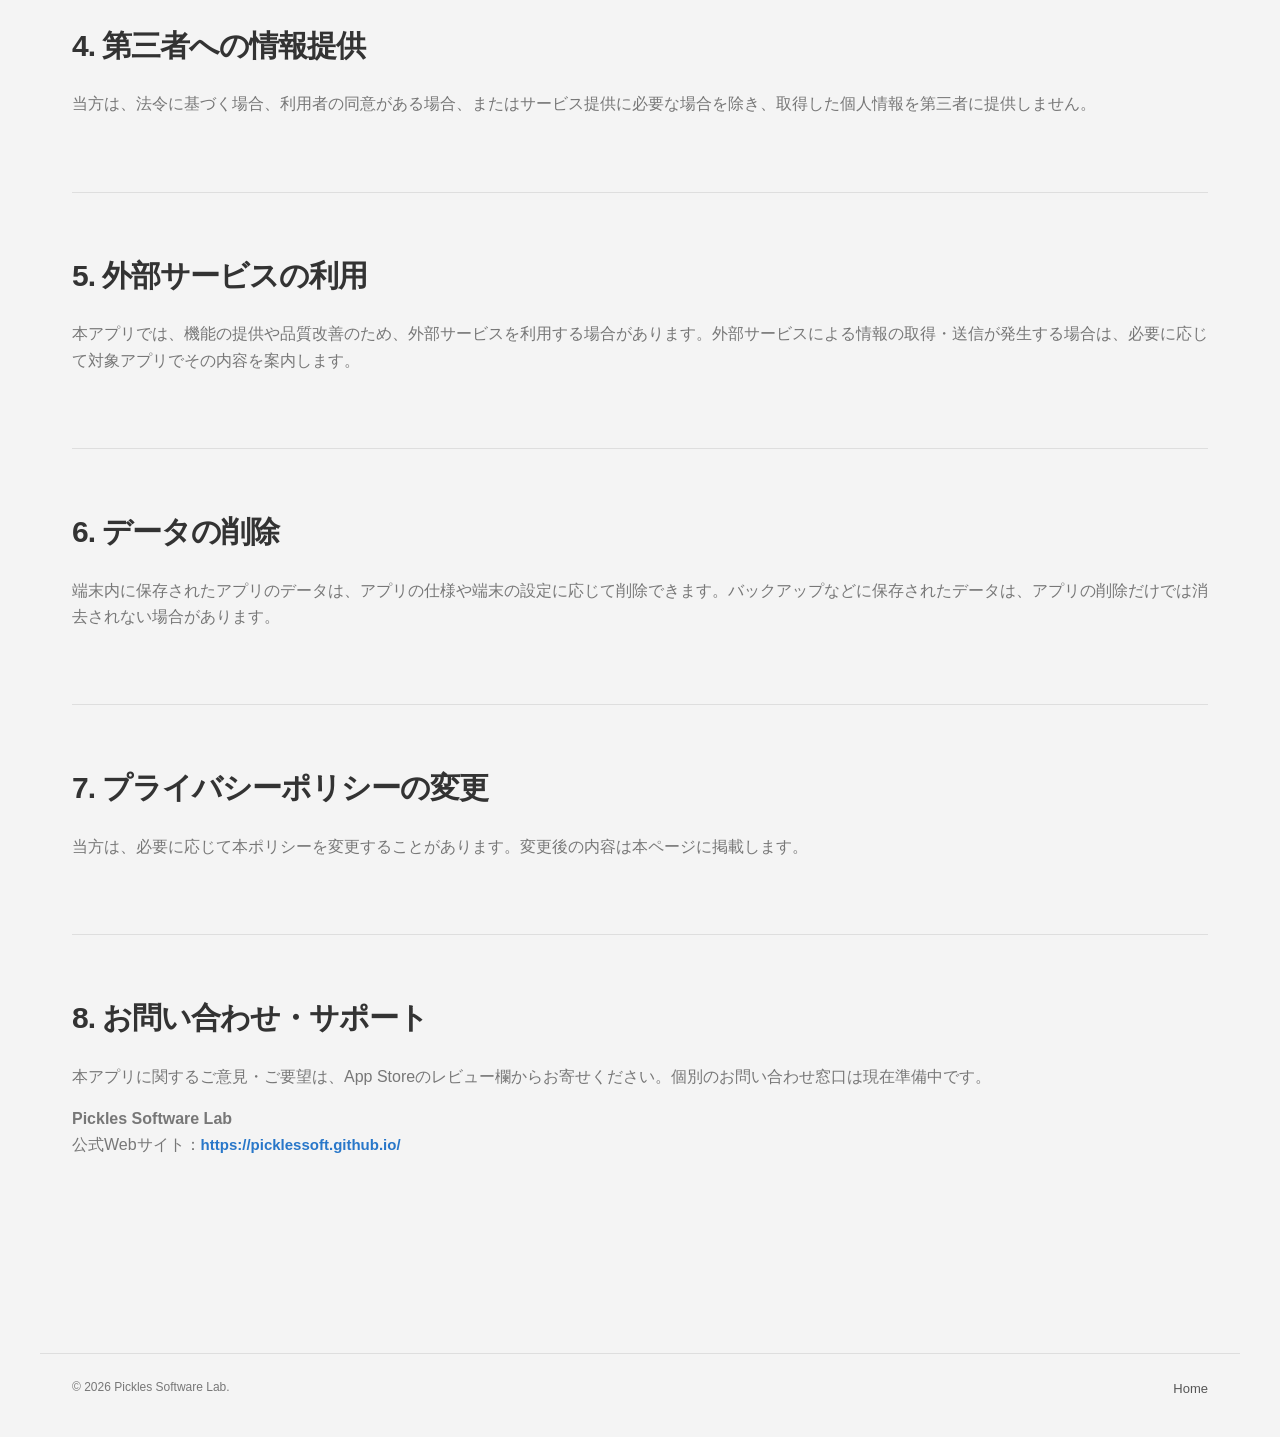
<file: privacy/baseweight.html>
<!doctype html><html lang="ja"><head><meta charset="utf-8"><meta name="viewport" content="width=device-width,initial-scale=1"><meta http-equiv="refresh" content="0; url=./"><link rel="canonical" href="https://picklessoft.github.io/privacy/"><title>プライバシーポリシー — Pickles Software Lab.</title></head><body><p><a href="./">プライバシーポリシーへ移動</a></p></body></html>
</file>
<file: assets/css/styles.css>
:root{--ink:#333;--paper:#f4f4f4;--soft:#ededed;--line:#dedede;--muted:#777;--accent:#2877c9;--max:1200px}*{box-sizing:border-box}html{scroll-behavior:smooth}body{margin:0;background:var(--paper);color:var(--ink);font-family:-apple-system,BlinkMacSystemFont,"Helvetica Neue","Hiragino Sans","Yu Gothic",sans-serif;line-height:1.65}a{color:inherit;text-decoration:none}.skip-link{position:fixed;top:-60px;left:20px;background:var(--ink);color:#fff;padding:8px 14px;z-index:10}.skip-link:focus{top:12px}.site-header{height:64px;max-width:var(--max);margin:auto;padding:0 32px;display:flex;align-items:center;justify-content:space-between;border-bottom:1px solid var(--line)}.wordmark{font-size:16px;font-weight:700;letter-spacing:-.04em}.site-nav{display:flex;gap:28px}.site-nav a,.site-footer a{font-size:13px;color:#555}.site-nav a:hover,.site-footer a:hover,.text-link:hover,.card-link:hover{color:var(--accent)}.menu-button{display:none}.hero{max-width:var(--max);min-height:650px;margin:auto;padding:105px 32px 80px;display:grid;grid-template-columns:1fr .9fr;align-items:center;gap:50px}.eyebrow{margin:0 0 16px;color:var(--accent);font-size:12px;font-weight:700;letter-spacing:.09em;text-transform:uppercase}.hero h1,.section-heading h2,.support-prompt h2,.app-hero h1{margin:0;letter-spacing:-.06em;line-height:1.04}.hero h1{font-size:clamp(56px,7.3vw,100px)}.hero-copy{max-width:475px;margin:30px 0 25px;color:var(--muted);font-size:18px}.text-link,.card-link{color:var(--accent);font-size:15px;font-weight:600}.hero-visual{height:450px;margin:0;overflow:hidden;background:#e8e8e8}.hero-visual img{display:block;width:100%;height:100%;object-fit:cover;object-position:center}.apps-section{max-width:var(--max);margin:auto;padding:115px 32px}.section-heading{display:flex;justify-content:space-between;align-items:end;margin-bottom:48px}.section-heading h2,.support-prompt h2{font-size:clamp(42px,5vw,68px)}.section-heading>p{max-width:320px;margin:0;color:var(--muted)}.app-grid{display:grid;grid-template-columns:repeat(3,1fr);gap:16px}.app-card{min-height:390px;padding:24px;border:1px solid var(--line);background:#fafafa;display:flex;flex-direction:column;transition:box-shadow .2s ease,transform .2s ease}.app-card:hover{transform:translateY(-4px);box-shadow:0 18px 40px #0000000b}.card-art{height:145px;margin:-24px -24px 27px;display:grid;place-items:center;font-size:72px;font-weight:800;letter-spacing:-.12em}.app-card:nth-child(1) .card-art{background:#e0e8d8;color:#4d702c}.app-card:nth-child(2) .card-art{background:#e1e6f4;color:#415cae}.app-card:nth-child(3) .card-art{background:#f0dfdb;color:#aa594c}.app-card__number{color:var(--muted);font-size:11px;font-weight:700;letter-spacing:.08em}.app-card h3{margin:auto 0 4px;font-size:28px;letter-spacing:-.045em;line-height:1.15}.app-card p{margin:0;color:var(--muted);font-size:14px}.card-link{margin-top:19px}.support-prompt{max-width:calc(var(--max) - 64px);margin:0 auto 82px;padding:100px 7%;text-align:center;background:#eaeaea}.support-prompt p:not(.eyebrow){max-width:470px;margin:18px auto 28px;color:var(--muted)}.button{display:inline-block;border-radius:980px;padding:11px 19px;background:var(--ink);color:#f4f4f4;font-size:14px;font-weight:600}.button:hover{background:#555}.site-footer{max-width:var(--max);margin:auto;padding:24px 32px 38px;border-top:1px solid var(--line);display:flex;justify-content:space-between;color:var(--muted);font-size:12px}.site-footer div{display:flex;gap:19px}.page-main{max-width:var(--max);margin:auto;padding:95px 32px 120px}.breadcrumbs{display:flex;gap:8px;margin-bottom:55px;color:var(--muted);font-size:14px}.app-hero{max-width:700px;padding-bottom:74px}.app-hero h1{font-size:clamp(52px,7vw,88px)}.app-summary{margin:24px 0;color:var(--muted);font-size:20px}.placeholder-notice{margin:25px 0 0;padding:15px 17px;border-left:2px solid var(--accent);background:#e8eef2;color:#53606a;font-size:14px}.page-section{padding:58px 0;border-top:1px solid var(--line)}.page-section h2{margin:0 0 21px;font-size:30px;letter-spacing:-.035em}.page-section p,.page-section li{color:var(--muted)}.feature-list{display:grid;grid-template-columns:repeat(3,1fr);gap:14px;padding:0;list-style:none}.feature-list li{padding:21px;border:1px solid var(--line);background:var(--soft)}.feature-list strong{display:block;margin-bottom:7px;color:var(--ink)}.shot-placeholder{min-height:320px;border:1px dashed #aaa;display:grid;place-items:center;text-align:center;color:var(--muted);background:var(--soft)}.shot-placeholder span{display:block;font-size:13px}.store-button[aria-disabled="true"]{opacity:.6}.faq{max-width:760px}.faq details{padding:19px 0;border-bottom:1px solid var(--line)}.faq summary{cursor:pointer;font-weight:600}.faq p{margin:12px 0 0}.policy-list{display:grid;grid-template-columns:repeat(2,1fr);gap:14px;padding:0;list-style:none}.policy-list a{display:block;padding:22px;border:1px solid var(--line);background:#fafafa}.policy-list a:hover{background:var(--soft)}.policy-list span{display:block;color:var(--muted);font-size:14px}@media(max-width:680px){.site-header{height:58px;padding:0 20px}.menu-button{display:flex;width:38px;height:38px;border:0;background:transparent;flex-direction:column;gap:5px;justify-content:center;align-items:center}.menu-button span:not(.sr-only){width:16px;height:1px;background:var(--ink)}.site-nav{display:none;position:absolute;top:52px;right:12px;left:12px;padding:15px 20px;border:1px solid var(--line);background:var(--paper);flex-direction:column;gap:14px;z-index:4}.site-nav.is-open{display:flex}.hero{min-height:0;padding:78px 20px 55px;display:block}.hero h1{font-size:clamp(53px,15vw,76px)}.hero-copy{font-size:16px}.hero-visual{height:295px;margin-top:48px}.apps-section,.page-main{padding-right:20px;padding-left:20px}.apps-section{padding-top:75px}.section-heading{display:block}.section-heading>p{margin-top:24px}.app-grid,.feature-list,.policy-list{grid-template-columns:1fr}.app-card{min-height:345px}.support-prompt{max-width:calc(100% - 40px);margin-bottom:50px;padding:68px 25px}.site-footer{padding:22px 20px 30px;gap:14px;flex-direction:column}.app-hero{padding-bottom:55px}.shot-placeholder{min-height:240px}}.sr-only{position:absolute;width:1px;height:1px;overflow:hidden;clip:rect(0,0,0,0)}
</file>
<file: assets/css/baseweight.css>
.baseweight-page{--bw-bg:#0b0d0b;--bw-panel:#202221;--bw-line:#383b37;--bw-text:#f5f6ee;--bw-muted:#b0b2aa;--bw-lime:#c5d073;background:var(--bw-bg);color:var(--bw-text)}.baseweight-page .site-header{border-color:#282b28}.baseweight-page .site-nav a,.baseweight-page .site-footer a{color:#c9cbc4}.bw-hero{min-height:720px;padding:90px max(32px,calc((100% - 1120px)/2));display:grid;grid-template-columns:1fr 1fr;align-items:center;gap:48px;background:radial-gradient(circle at 80% 35%,#24322c 0,#101712 42%,#0b0d0b 76%);overflow:hidden}.bw-hero__copy h1,.bw-intro h2,.bw-feature h2,.bw-journal h2,.bw-cta h2{margin:0;letter-spacing:-.075em;line-height:1.03}.bw-hero__copy h1{font-size:clamp(65px,9vw,128px)}.bw-hero__copy>p:not(.eyebrow){margin:25px 0;color:#d6d8ce;font-size:20px}.bw-hero__copy>span{font-size:13px;color:#b5b8ac}.bw-hero__screen{height:630px;display:flex;justify-content:center;align-items:flex-end}.bw-hero__screen img{height:700px;max-width:100%;object-fit:contain;filter:drop-shadow(0 25px 30px #0009)}.bw-intro{max-width:980px;margin:auto;padding:165px 32px;text-align:center}.bw-intro h2,.bw-feature h2,.bw-journal h2,.bw-cta h2{font-size:clamp(44px,6vw,82px)}.bw-intro>p:last-child{max-width:590px;margin:30px auto 0;color:var(--bw-muted);font-size:18px}.bw-feature{max-width:1200px;margin:auto;padding:40px 32px 160px;display:grid;grid-template-columns:1fr 1fr;gap:11%;align-items:center}.bw-feature__copy{max-width:440px}.bw-num{display:block;margin-bottom:20px;color:var(--bw-lime);font-size:14px;font-weight:700;letter-spacing:.13em}.bw-feature p,.bw-journal p{color:var(--bw-muted);font-size:17px}.bw-feature__image{height:690px;overflow:hidden;border:1px solid var(--bw-line);border-radius:34px;background:var(--bw-panel)}.bw-feature__image img{width:100%;height:100%;object-fit:cover;object-position:top}.bw-journal{padding:135px max(32px,calc((100% - 1120px)/2));display:grid;grid-template-columns:.85fr 1.15fr;gap:8%;align-items:center;background:#171a18}.bw-journal .eyebrow{color:var(--bw-lime)}.bw-journal__image{height:650px;overflow:hidden;border-radius:30px;border:1px solid var(--bw-line)}.bw-journal__image img{width:100%;height:100%;object-fit:cover;object-position:top}.bw-feature--settings{padding-top:160px}.bw-cta{max-width:calc(1200px - 64px);margin:0 auto 100px;padding:115px 7%;text-align:center;border-radius:36px;background:var(--bw-lime);color:#182015}.bw-cta .eyebrow{color:#56621f}.bw-cta p:not(.eyebrow){color:#4f5b44}.bw-cta .button{margin-top:12px;background:#20251e;color:#fff}@media(max-width:700px){.bw-hero{min-height:0;padding:75px 20px 0;display:block}.bw-hero__copy h1{font-size:72px}.bw-hero__copy>p:not(.eyebrow){font-size:17px}.bw-hero__screen{height:500px;margin-top:28px}.bw-hero__screen img{height:555px}.bw-intro{padding:105px 25px}.bw-feature,.bw-feature--reverse{display:flex;flex-direction:column;padding:0 20px 95px;gap:38px}.bw-feature--reverse .bw-feature__image{order:1}.bw-feature__image{width:100%;height:545px}.bw-journal{padding:95px 20px;display:block}.bw-journal__image{height:570px;margin-top:45px}.bw-cta{max-width:calc(100% - 40px);margin-bottom:55px;padding:75px 24px;border-radius:22px}}
</file>
<file: assets/css/orekakei.css>
.orekakei-page{--ore-yellow:#ffc62b;--ore-ink:#2d2a1d;--ore-green:#427d7c;--ore-cream:#f7f5ed;background:var(--ore-cream);color:var(--ore-ink)}.orekakei-page .site-header{border-color:#e5dfc8}.ore-hero{min-height:720px;background:var(--ore-yellow);display:grid;grid-template-columns:1fr 1fr;gap:44px;align-items:center;padding:90px max(32px,calc((100% - 1120px)/2));overflow:hidden}.ore-hero__copy{position:relative;z-index:1}.ore-hero h1{margin:0;letter-spacing:-.09em;font-size:clamp(68px,9vw,128px);line-height:.88}.ore-hero__copy>p:not(.eyebrow){margin:30px 0;color:#514516;font-size:20px}.ore-status{font-size:13px;font-weight:600;color:#514516}.ore-hero__screen{height:625px;display:flex;justify-content:center;align-items:flex-end}.ore-hero__screen img{height:690px;max-width:100%;object-fit:contain;object-position:bottom;filter:drop-shadow(0 22px 20px #6f551733)}.ore-intro{max-width:1000px;margin:auto;padding:170px 32px;text-align:center}.ore-intro h2,.ore-feature h2,.ore-report h2,.ore-gallery h2,.ore-cta h2{margin:0;letter-spacing:-.065em;line-height:1.06;font-size:clamp(44px,6vw,82px)}.ore-intro>p:last-child{max-width:580px;margin:29px auto 0;color:#6d6a5c;font-size:18px}.ore-feature{max-width:1200px;margin:0 auto;padding:40px 32px 150px;display:grid;grid-template-columns:1fr 1fr;gap:11%;align-items:center}.ore-feature__image{height:675px;overflow:hidden;border-radius:34px;background:#e7e6de}.ore-feature__image img{width:100%;height:100%;object-fit:cover;object-position:top center}.ore-feature__copy{max-width:430px}.ore-num{display:block;margin-bottom:20px;color:var(--ore-green);font-size:14px;font-weight:700;letter-spacing:.12em}.ore-feature__copy p,.ore-report p{color:#6d6a5c;font-size:17px}.ore-report{padding:140px max(32px,calc((100% - 1120px)/2));background:var(--ore-green);color:#fff;display:grid;grid-template-columns:.8fr 1.2fr;gap:7%;align-items:center}.ore-report .eyebrow{color:#e7f0df}.ore-report p{color:#e3eeee}.ore-report__screens{display:flex;gap:20px;align-items:flex-end;height:590px}.ore-report__screens img{width:47%;height:100%;object-fit:cover;object-position:top;border-radius:24px;box-shadow:0 18px 35px #1d4e4d55}.ore-report__screens img:last-child{height:86%}.ore-feature--settings{padding-top:150px}.ore-gallery{max-width:1200px;margin:auto;padding:60px 32px 155px}.ore-gallery>div:first-child{display:flex;justify-content:space-between;align-items:end;margin-bottom:45px}.ore-gallery__grid{display:grid;grid-template-columns:repeat(3,1fr);gap:18px}.ore-gallery__grid img{display:block;width:100%;aspect-ratio:9/17;object-fit:cover;object-position:top;border-radius:25px;background:#e7e6de}.ore-cta{margin:0 auto 100px;max-width:calc(1200px - 64px);padding:115px 7%;text-align:center;background:var(--ore-yellow);border-radius:36px}.ore-cta p:not(.eyebrow){color:#514516}.ore-cta .button{margin-top:12px;background:var(--ore-ink)}@media(max-width:700px){.ore-hero{min-height:0;padding:75px 20px 0;display:block}.ore-hero h1{font-size:74px}.ore-hero__copy>p:not(.eyebrow){font-size:17px}.ore-hero__screen{height:500px;margin-top:28px}.ore-hero__screen img{height:545px}.ore-intro{padding:105px 25px}.ore-feature,.ore-feature--reverse{display:flex;flex-direction:column;padding:0 20px 95px;gap:38px}.ore-feature--reverse .ore-feature__copy{order:0}.ore-feature--reverse .ore-feature__image{order:1}.ore-feature__image{width:100%;height:540px}.ore-report{padding:95px 20px;display:block}.ore-report__screens{height:420px;margin-top:45px;gap:10px}.ore-gallery{padding:35px 20px 95px}.ore-gallery>div:first-child{display:block;margin-bottom:30px}.ore-gallery__grid{gap:10px}.ore-gallery__grid img{border-radius:14px}.ore-cta{max-width:calc(100% - 40px);margin-bottom:55px;padding:75px 24px;border-radius:22px}}
</file>
